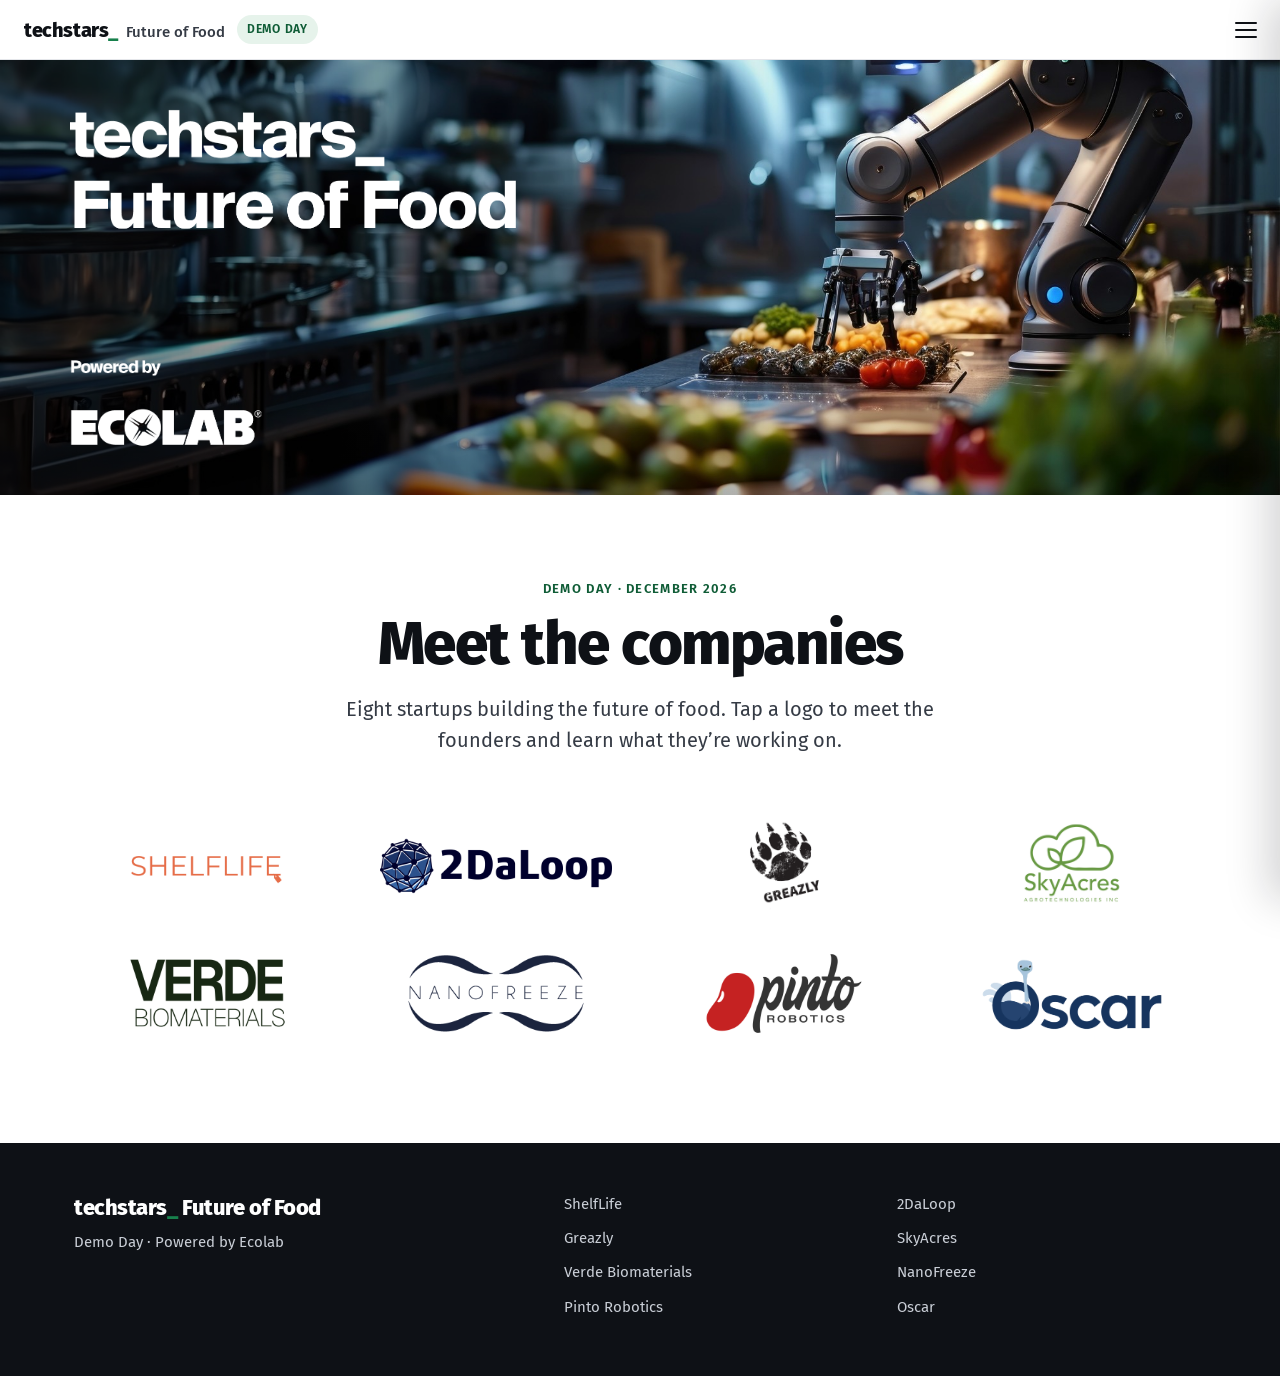
<file: index.html>
<!doctype html>
<html lang="en">
<head>
<meta charset="utf-8">
<meta name="viewport" content="width=device-width, initial-scale=1">
<title>Techstars Future of Food Demo Day</title>
<meta name="description" content="Eight startups building the future of food. Tap a logo to meet the founders and learn what they’re working on.">
<meta name="theme-color" content="#ffffff">
<link rel="preconnect" href="https://fonts.googleapis.com">
<link rel="preconnect" href="https://fonts.gstatic.com" crossorigin>
<link href="https://fonts.googleapis.com/css2?family=Fira+Sans:wght@400;500;600;700;800&display=swap" rel="stylesheet">
<link rel="stylesheet" href="styles.css">
</head>
<body class="home">
<header class="topbar">
  <a class="wordmark" href="index.html">
    <span class="wm-main">techstars<span class="wm-us">_</span></span>
    <span class="wm-sub">Future of Food</span>
  </a>
  <span class="pill">Demo Day</span>
  <button class="menu-btn" aria-label="Open menu" aria-expanded="false" aria-controls="menu"><span></span><span></span><span></span></button>
</header>
<div class="menu-scrim"></div>
<nav class="menu" id="menu" aria-label="Site">
  <div class="menu-head">
    <span class="menu-title">Demo Day</span>
    <button class="close" aria-label="Close menu">&times;</button>
  </div>
  <ul class="menu-home"><li><a href="index.html" aria-current="page">All companies</a></li></ul>
  <p class="menu-label">Companies</p>
  <ul class="menu-list">
      <li><a href="companies/shelflife.html"><img src="assets/logos/shelflife.png" alt="">ShelfLife</a></li>
      <li><a href="companies/2daloop.html"><img src="assets/logos/2daloop.png" alt="">2DaLoop</a></li>
      <li><a href="companies/greazly.html"><img src="assets/logos/greazly.png" alt="">Greazly</a></li>
      <li><a href="companies/skyacres.html"><img src="assets/logos/skyacres.png" alt="">SkyAcres</a></li>
      <li><a href="companies/verde.html"><img src="assets/logos/verde.png" alt="">Verde Biomaterials</a></li>
      <li><a href="companies/nanofreeze.html"><img src="assets/logos/nanofreeze.png" alt="">NanoFreeze</a></li>
      <li><a href="companies/pinto.html"><img src="assets/logos/pinto.png" alt="">Pinto Robotics</a></li>
      <li><a href="companies/oscar.html"><img src="assets/logos/oscar.png" alt="">Oscar</a></li>
  </ul>
</nav>
<main>
  <figure class="hero hero-layered">
    <img class="hero-photo" src="assets/hero-photo.jpg" alt="">
    <img class="hero-lockup" src="assets/hero-lockup.png" alt="Techstars Future of Food, powered by Ecolab">
  </figure>

  <section class="intro wrap">
    <p class="eyebrow">Demo Day · December 2026</p>
    <h1>Meet the companies</h1>
    <p class="lede">Eight startups building the future of food. Tap a logo to meet the founders and learn what they’re working on.</p>
  </section>

  <section class="wrap" aria-label="Companies">
    <ul class="logo-grid">
    <li class="logo-box logo-shelflife" style="--i:0">
      <a href="companies/shelflife.html" style="--brand-soft:#FCEEE8">
        <img src="assets/logos/home/shelflife.png" alt="ShelfLife">
      </a>
    </li>
    <li class="logo-box logo-2daloop" style="--i:1">
      <a href="companies/2daloop.html" style="--brand-soft:#E9EDF8">
        <img src="assets/logos/home/2daloop.png" alt="2DaLoop">
      </a>
    </li>
    <li class="logo-box logo-greazly" style="--i:2">
      <a href="companies/greazly.html" style="--brand-soft:#F0EFEC">
        <img src="assets/logos/home/greazly.png" alt="Greazly">
      </a>
    </li>
    <li class="logo-box logo-skyacres" style="--i:3">
      <a href="companies/skyacres.html" style="--brand-soft:#EEF5E8">
        <img src="assets/logos/home/skyacres.png" alt="SkyAcres">
      </a>
    </li>
    <li class="logo-box logo-verde" style="--i:4">
      <a href="companies/verde.html" style="--brand-soft:#E7F0E8">
        <img src="assets/logos/home/verde.png" alt="Verde Biomaterials">
      </a>
    </li>
    <li class="logo-box logo-nanofreeze" style="--i:5">
      <a href="companies/nanofreeze.html" style="--brand-soft:#E8EDF4">
        <img src="assets/logos/home/nanofreeze.png" alt="NanoFreeze">
      </a>
    </li>
    <li class="logo-box logo-pinto" style="--i:6">
      <a href="companies/pinto.html" style="--brand-soft:#FBEAEA">
        <img src="assets/logos/home/pinto.png" alt="Pinto Robotics">
      </a>
    </li>
    <li class="logo-box logo-oscar" style="--i:7">
      <a href="companies/oscar.html" style="--brand-soft:#E6EFF8">
        <img src="assets/logos/home/oscar.webp" alt="Oscar">
      </a>
    </li>
    </ul>
  </section>
</main>
<footer class="site-footer">
  <div class="wrap footer-grid">
    <div>
      <p class="f-brand">techstars<span class="wm-us">_</span> Future of Food</p>
      <p class="f-sub">Demo Day · Powered by Ecolab</p>
    </div>
    <nav aria-label="Companies">
      <ul class="f-links">
        <li><a href="companies/shelflife.html">ShelfLife</a></li>
        <li><a href="companies/2daloop.html">2DaLoop</a></li>
        <li><a href="companies/greazly.html">Greazly</a></li>
        <li><a href="companies/skyacres.html">SkyAcres</a></li>
        <li><a href="companies/verde.html">Verde Biomaterials</a></li>
        <li><a href="companies/nanofreeze.html">NanoFreeze</a></li>
        <li><a href="companies/pinto.html">Pinto Robotics</a></li>
        <li><a href="companies/oscar.html">Oscar</a></li>
      </ul>
    </nav>
  </div>
</footer>
<script src="menu.js"></script>
</body>
</html>
</file>
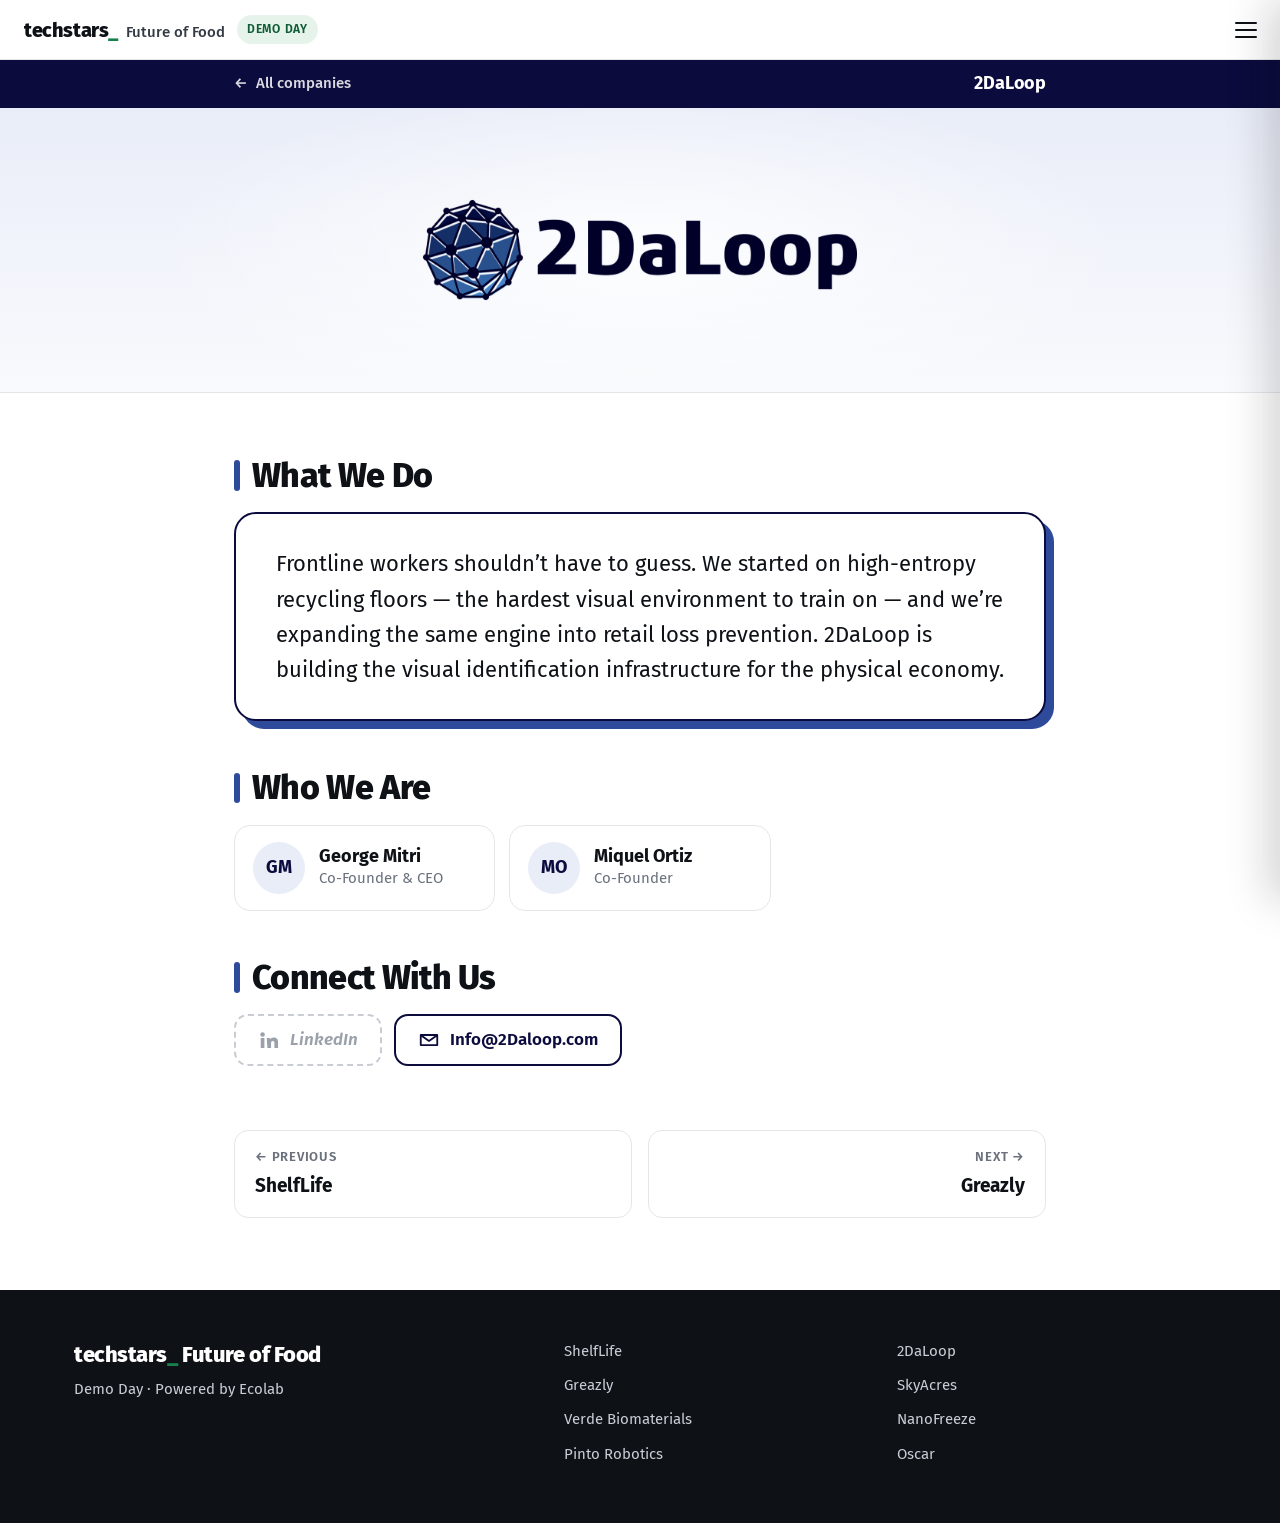
<file: companies/2daloop.html>
<!doctype html>
<html lang="en">
<head>
<meta charset="utf-8">
<meta name="viewport" content="width=device-width, initial-scale=1">
<title>2DaLoop · Techstars Future of Food</title>
<meta name="description" content="2DaLoop at Techstars Future of Food Demo Day.">
<meta name="theme-color" content="#ffffff">
<link rel="preconnect" href="https://fonts.googleapis.com">
<link rel="preconnect" href="https://fonts.gstatic.com" crossorigin>
<link href="https://fonts.googleapis.com/css2?family=Fira+Sans:wght@400;500;600;700;800&display=swap" rel="stylesheet">
<link rel="stylesheet" href="../styles.css">
</head>
<body class="company-page" style="--brand:#2E4A9A;--brand-ink:#0B0B3D;--brand-soft:#E9EDF8">
<header class="topbar">
  <a class="wordmark" href="../index.html">
    <span class="wm-main">techstars<span class="wm-us">_</span></span>
    <span class="wm-sub">Future of Food</span>
  </a>
  <span class="pill">Demo Day</span>
  <button class="menu-btn" aria-label="Open menu" aria-expanded="false" aria-controls="menu"><span></span><span></span><span></span></button>
</header>
<div class="menu-scrim"></div>
<nav class="menu" id="menu" aria-label="Site">
  <div class="menu-head">
    <span class="menu-title">Demo Day</span>
    <button class="close" aria-label="Close menu">&times;</button>
  </div>
  <ul class="menu-home"><li><a href="../index.html">All companies</a></li></ul>
  <p class="menu-label">Companies</p>
  <ul class="menu-list">
      <li><a href="../companies/shelflife.html"><img src="../assets/logos/shelflife.png" alt="">ShelfLife</a></li>
      <li><a href="../companies/2daloop.html" aria-current="page"><img src="../assets/logos/2daloop.png" alt="">2DaLoop</a></li>
      <li><a href="../companies/greazly.html"><img src="../assets/logos/greazly.png" alt="">Greazly</a></li>
      <li><a href="../companies/skyacres.html"><img src="../assets/logos/skyacres.png" alt="">SkyAcres</a></li>
      <li><a href="../companies/verde.html"><img src="../assets/logos/verde.png" alt="">Verde Biomaterials</a></li>
      <li><a href="../companies/nanofreeze.html"><img src="../assets/logos/nanofreeze.png" alt="">NanoFreeze</a></li>
      <li><a href="../companies/pinto.html"><img src="../assets/logos/pinto.png" alt="">Pinto Robotics</a></li>
      <li><a href="../companies/oscar.html"><img src="../assets/logos/oscar.png" alt="">Oscar</a></li>
  </ul>
</nav>
<div class="company-bar">
  <div class="wrap narrow bar-inner">
    <a class="bar-back" href="../index.html"><span aria-hidden="true">←</span> All companies</a>
    <h1 class="bar-name">2DaLoop</h1>
  </div>
</div>
<main>
  <section class="company-hero">
    <div class="wrap narrow">
      <div class="brand-logo" role="img" aria-label="2DaLoop logo">
        <img src="../assets/logos/2daloop.png" alt="">
      </div>
    </div>
  </section>

  <div class="wrap narrow company-body">
    <section class="block what">
      <h2>What We Do</h2>
      <div class="what-card">
        <p>Frontline workers shouldn’t have to guess. We started on high-entropy recycling floors — the hardest visual environment to train on — and we’re expanding the same engine into retail loss prevention. 2DaLoop is building the visual identification infrastructure for the physical economy.</p>
      </div>
    </section>

    <section class="block who">
      <h2>Who We Are</h2>
      <ul class="team">
      <li class="person">
        <span class="avatar" aria-hidden="true">GM</span>
        <span><span class="p-name">George Mitri</span><span class="p-role">Co-Founder &amp; CEO</span></span>
      </li>
      <li class="person">
        <span class="avatar" aria-hidden="true">MO</span>
        <span><span class="p-name">Miquel Ortiz</span><span class="p-role">Co-Founder</span></span>
      </li>
      </ul>
    </section>

    <section class="block connect">
      <h2>Connect With Us</h2>
      <div class="btn-row">
        <span class="btn btn-li is-placeholder" title="LinkedIn link coming soon"><svg viewBox="0 0 24 24" aria-hidden="true"><path fill="currentColor" d="M4.98 3.5a2.5 2.5 0 1 1 0 5 2.5 2.5 0 0 1 0-5zM3 9.75h4v11H3zM9.5 9.75h3.8v1.6h.06c.53-.95 1.83-1.95 3.77-1.95 4.03 0 4.77 2.5 4.77 5.75v5.6h-4v-4.96c0-1.18-.02-2.7-1.7-2.7-1.7 0-1.96 1.28-1.96 2.6v5.06h-4z"/></svg>LinkedIn</span>
        <a class="btn btn-mail" href="mailto:Info@2Daloop.com"><svg viewBox="0 0 24 24" aria-hidden="true"><path fill="none" stroke="currentColor" stroke-width="2" stroke-linecap="round" stroke-linejoin="round" d="M3 6.5h18v11H3zM3.5 7l8.5 6 8.5-6"/></svg>Info@2Daloop.com</a>
      </div>
    </section>

    <nav class="pager" aria-label="More companies">
      <a class="pager-card prev" href="shelflife.html"><span class="pager-label">← Previous</span><span class="pager-name">ShelfLife</span></a>
      <a class="pager-card next" href="greazly.html"><span class="pager-label">Next →</span><span class="pager-name">Greazly</span></a>
    </nav>
  </div>
</main>
<footer class="site-footer">
  <div class="wrap footer-grid">
    <div>
      <p class="f-brand">techstars<span class="wm-us">_</span> Future of Food</p>
      <p class="f-sub">Demo Day · Powered by Ecolab</p>
    </div>
    <nav aria-label="Companies">
      <ul class="f-links">
        <li><a href="../companies/shelflife.html">ShelfLife</a></li>
        <li><a href="../companies/2daloop.html">2DaLoop</a></li>
        <li><a href="../companies/greazly.html">Greazly</a></li>
        <li><a href="../companies/skyacres.html">SkyAcres</a></li>
        <li><a href="../companies/verde.html">Verde Biomaterials</a></li>
        <li><a href="../companies/nanofreeze.html">NanoFreeze</a></li>
        <li><a href="../companies/pinto.html">Pinto Robotics</a></li>
        <li><a href="../companies/oscar.html">Oscar</a></li>
      </ul>
    </nav>
  </div>
</footer>
<script src="../menu.js"></script>
</body>
</html>
</file>
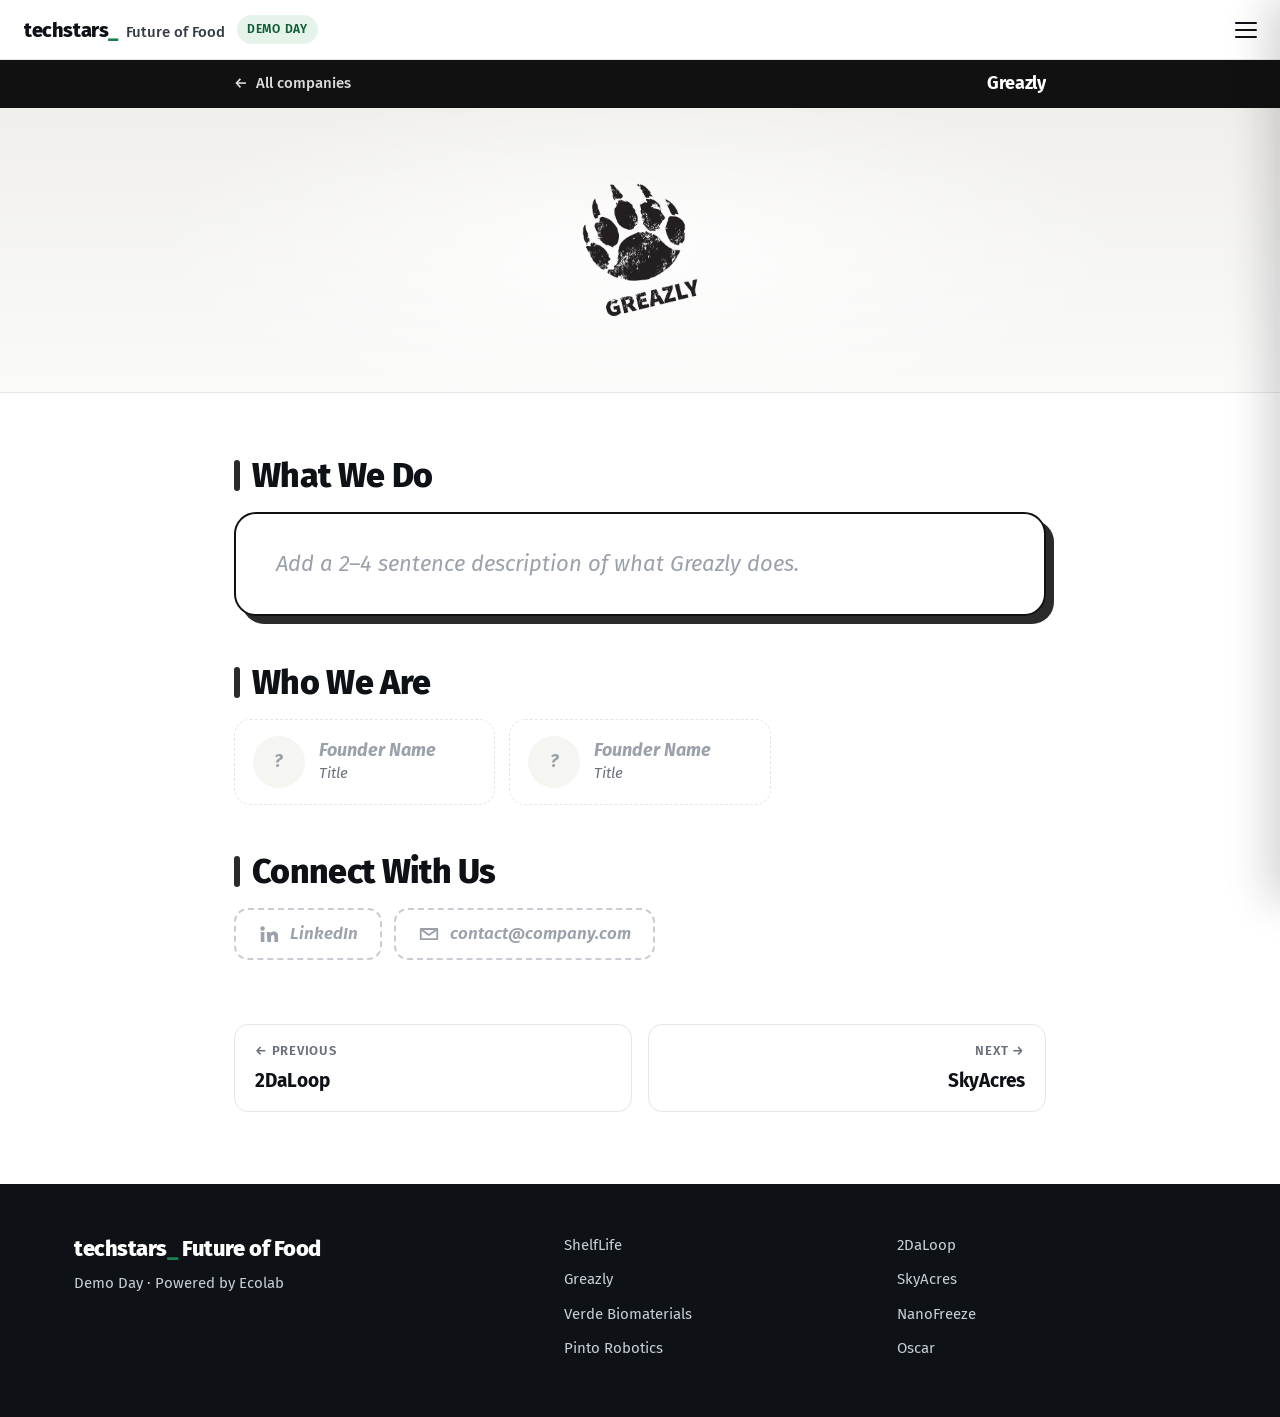
<file: companies/greazly.html>
<!doctype html>
<html lang="en">
<head>
<meta charset="utf-8">
<meta name="viewport" content="width=device-width, initial-scale=1">
<title>Greazly · Techstars Future of Food</title>
<meta name="description" content="Greazly at Techstars Future of Food Demo Day.">
<meta name="theme-color" content="#ffffff">
<link rel="preconnect" href="https://fonts.googleapis.com">
<link rel="preconnect" href="https://fonts.gstatic.com" crossorigin>
<link href="https://fonts.googleapis.com/css2?family=Fira+Sans:wght@400;500;600;700;800&display=swap" rel="stylesheet">
<link rel="stylesheet" href="../styles.css">
</head>
<body class="company-page" style="--brand:#2B2B2B;--brand-ink:#111111;--brand-soft:#F0EFEC">
<header class="topbar">
  <a class="wordmark" href="../index.html">
    <span class="wm-main">techstars<span class="wm-us">_</span></span>
    <span class="wm-sub">Future of Food</span>
  </a>
  <span class="pill">Demo Day</span>
  <button class="menu-btn" aria-label="Open menu" aria-expanded="false" aria-controls="menu"><span></span><span></span><span></span></button>
</header>
<div class="menu-scrim"></div>
<nav class="menu" id="menu" aria-label="Site">
  <div class="menu-head">
    <span class="menu-title">Demo Day</span>
    <button class="close" aria-label="Close menu">&times;</button>
  </div>
  <ul class="menu-home"><li><a href="../index.html">All companies</a></li></ul>
  <p class="menu-label">Companies</p>
  <ul class="menu-list">
      <li><a href="../companies/shelflife.html"><img src="../assets/logos/shelflife.png" alt="">ShelfLife</a></li>
      <li><a href="../companies/2daloop.html"><img src="../assets/logos/2daloop.png" alt="">2DaLoop</a></li>
      <li><a href="../companies/greazly.html" aria-current="page"><img src="../assets/logos/greazly.png" alt="">Greazly</a></li>
      <li><a href="../companies/skyacres.html"><img src="../assets/logos/skyacres.png" alt="">SkyAcres</a></li>
      <li><a href="../companies/verde.html"><img src="../assets/logos/verde.png" alt="">Verde Biomaterials</a></li>
      <li><a href="../companies/nanofreeze.html"><img src="../assets/logos/nanofreeze.png" alt="">NanoFreeze</a></li>
      <li><a href="../companies/pinto.html"><img src="../assets/logos/pinto.png" alt="">Pinto Robotics</a></li>
      <li><a href="../companies/oscar.html"><img src="../assets/logos/oscar.png" alt="">Oscar</a></li>
  </ul>
</nav>
<div class="company-bar">
  <div class="wrap narrow bar-inner">
    <a class="bar-back" href="../index.html"><span aria-hidden="true">←</span> All companies</a>
    <h1 class="bar-name">Greazly</h1>
  </div>
</div>
<main>
  <section class="company-hero">
    <div class="wrap narrow">
      <div class="brand-logo" role="img" aria-label="Greazly logo">
        <img src="../assets/logos/greazly.png" alt="">
      </div>
    </div>
  </section>

  <div class="wrap narrow company-body">
    <section class="block what">
      <h2>What We Do</h2>
      <div class="what-card">
        <p class="placeholder">Add a 2–4 sentence description of what Greazly does.</p>
      </div>
    </section>

    <section class="block who">
      <h2>Who We Are</h2>
      <ul class="team">
      <li class="person is-placeholder">
        <span class="avatar" aria-hidden="true">?</span>
        <span><span class="p-name">Founder Name</span><span class="p-role">Title</span></span>
      </li>
      <li class="person is-placeholder">
        <span class="avatar" aria-hidden="true">?</span>
        <span><span class="p-name">Founder Name</span><span class="p-role">Title</span></span>
      </li>
      </ul>
    </section>

    <section class="block connect">
      <h2>Connect With Us</h2>
      <div class="btn-row">
        <span class="btn btn-li is-placeholder" title="LinkedIn link coming soon"><svg viewBox="0 0 24 24" aria-hidden="true"><path fill="currentColor" d="M4.98 3.5a2.5 2.5 0 1 1 0 5 2.5 2.5 0 0 1 0-5zM3 9.75h4v11H3zM9.5 9.75h3.8v1.6h.06c.53-.95 1.83-1.95 3.77-1.95 4.03 0 4.77 2.5 4.77 5.75v5.6h-4v-4.96c0-1.18-.02-2.7-1.7-2.7-1.7 0-1.96 1.28-1.96 2.6v5.06h-4z"/></svg>LinkedIn</span>
        <span class="btn btn-mail is-placeholder"><svg viewBox="0 0 24 24" aria-hidden="true"><path fill="none" stroke="currentColor" stroke-width="2" stroke-linecap="round" stroke-linejoin="round" d="M3 6.5h18v11H3zM3.5 7l8.5 6 8.5-6"/></svg>contact@company.com</span>
      </div>
    </section>

    <nav class="pager" aria-label="More companies">
      <a class="pager-card prev" href="2daloop.html"><span class="pager-label">← Previous</span><span class="pager-name">2DaLoop</span></a>
      <a class="pager-card next" href="skyacres.html"><span class="pager-label">Next →</span><span class="pager-name">SkyAcres</span></a>
    </nav>
  </div>
</main>
<footer class="site-footer">
  <div class="wrap footer-grid">
    <div>
      <p class="f-brand">techstars<span class="wm-us">_</span> Future of Food</p>
      <p class="f-sub">Demo Day · Powered by Ecolab</p>
    </div>
    <nav aria-label="Companies">
      <ul class="f-links">
        <li><a href="../companies/shelflife.html">ShelfLife</a></li>
        <li><a href="../companies/2daloop.html">2DaLoop</a></li>
        <li><a href="../companies/greazly.html">Greazly</a></li>
        <li><a href="../companies/skyacres.html">SkyAcres</a></li>
        <li><a href="../companies/verde.html">Verde Biomaterials</a></li>
        <li><a href="../companies/nanofreeze.html">NanoFreeze</a></li>
        <li><a href="../companies/pinto.html">Pinto Robotics</a></li>
        <li><a href="../companies/oscar.html">Oscar</a></li>
      </ul>
    </nav>
  </div>
</footer>
<script src="../menu.js"></script>
</body>
</html>
</file>
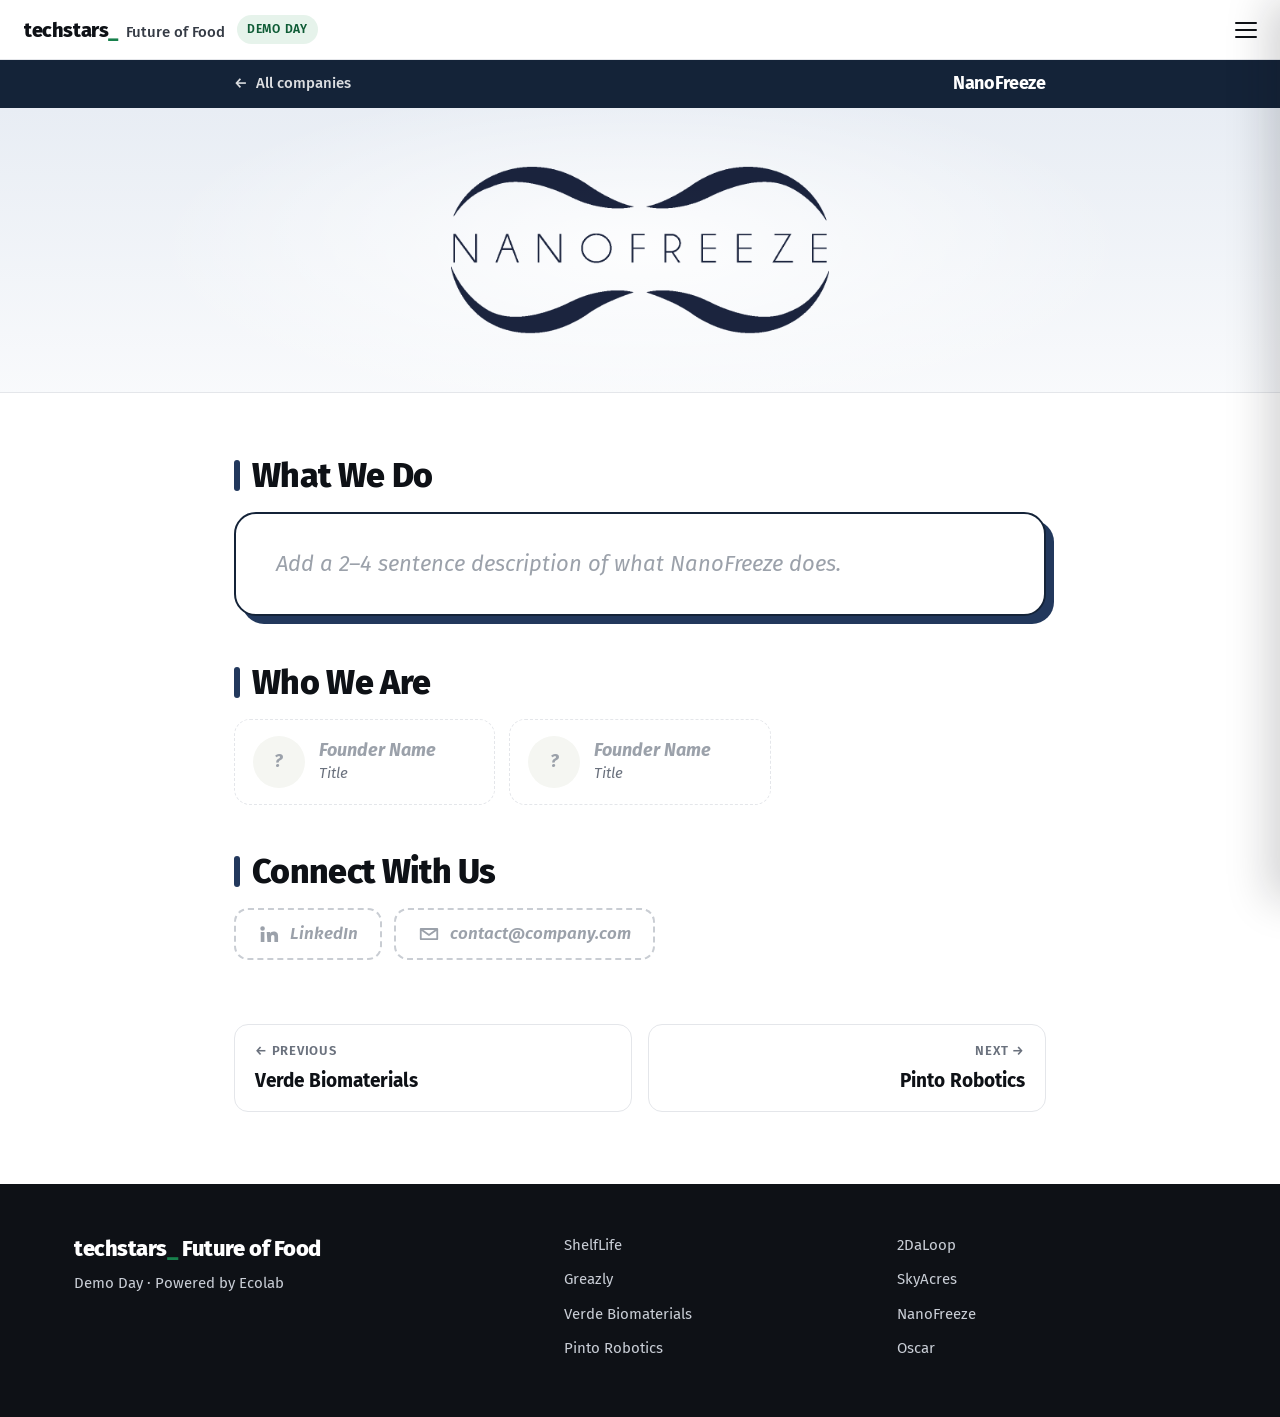
<file: companies/nanofreeze.html>
<!doctype html>
<html lang="en">
<head>
<meta charset="utf-8">
<meta name="viewport" content="width=device-width, initial-scale=1">
<title>NanoFreeze · Techstars Future of Food</title>
<meta name="description" content="NanoFreeze at Techstars Future of Food Demo Day.">
<meta name="theme-color" content="#ffffff">
<link rel="preconnect" href="https://fonts.googleapis.com">
<link rel="preconnect" href="https://fonts.gstatic.com" crossorigin>
<link href="https://fonts.googleapis.com/css2?family=Fira+Sans:wght@400;500;600;700;800&display=swap" rel="stylesheet">
<link rel="stylesheet" href="../styles.css">
</head>
<body class="company-page" style="--brand:#22385C;--brand-ink:#142338;--brand-soft:#E8EDF4">
<header class="topbar">
  <a class="wordmark" href="../index.html">
    <span class="wm-main">techstars<span class="wm-us">_</span></span>
    <span class="wm-sub">Future of Food</span>
  </a>
  <span class="pill">Demo Day</span>
  <button class="menu-btn" aria-label="Open menu" aria-expanded="false" aria-controls="menu"><span></span><span></span><span></span></button>
</header>
<div class="menu-scrim"></div>
<nav class="menu" id="menu" aria-label="Site">
  <div class="menu-head">
    <span class="menu-title">Demo Day</span>
    <button class="close" aria-label="Close menu">&times;</button>
  </div>
  <ul class="menu-home"><li><a href="../index.html">All companies</a></li></ul>
  <p class="menu-label">Companies</p>
  <ul class="menu-list">
      <li><a href="../companies/shelflife.html"><img src="../assets/logos/shelflife.png" alt="">ShelfLife</a></li>
      <li><a href="../companies/2daloop.html"><img src="../assets/logos/2daloop.png" alt="">2DaLoop</a></li>
      <li><a href="../companies/greazly.html"><img src="../assets/logos/greazly.png" alt="">Greazly</a></li>
      <li><a href="../companies/skyacres.html"><img src="../assets/logos/skyacres.png" alt="">SkyAcres</a></li>
      <li><a href="../companies/verde.html"><img src="../assets/logos/verde.png" alt="">Verde Biomaterials</a></li>
      <li><a href="../companies/nanofreeze.html" aria-current="page"><img src="../assets/logos/nanofreeze.png" alt="">NanoFreeze</a></li>
      <li><a href="../companies/pinto.html"><img src="../assets/logos/pinto.png" alt="">Pinto Robotics</a></li>
      <li><a href="../companies/oscar.html"><img src="../assets/logos/oscar.png" alt="">Oscar</a></li>
  </ul>
</nav>
<div class="company-bar">
  <div class="wrap narrow bar-inner">
    <a class="bar-back" href="../index.html"><span aria-hidden="true">←</span> All companies</a>
    <h1 class="bar-name">NanoFreeze</h1>
  </div>
</div>
<main>
  <section class="company-hero">
    <div class="wrap narrow">
      <div class="brand-logo" role="img" aria-label="NanoFreeze logo">
        <img class="scaled" src="../assets/logos/home/nanofreeze.png" alt="" style="--k:3">
      </div>
    </div>
  </section>

  <div class="wrap narrow company-body">
    <section class="block what">
      <h2>What We Do</h2>
      <div class="what-card">
        <p class="placeholder">Add a 2–4 sentence description of what NanoFreeze does.</p>
      </div>
    </section>

    <section class="block who">
      <h2>Who We Are</h2>
      <ul class="team">
      <li class="person is-placeholder">
        <span class="avatar" aria-hidden="true">?</span>
        <span><span class="p-name">Founder Name</span><span class="p-role">Title</span></span>
      </li>
      <li class="person is-placeholder">
        <span class="avatar" aria-hidden="true">?</span>
        <span><span class="p-name">Founder Name</span><span class="p-role">Title</span></span>
      </li>
      </ul>
    </section>

    <section class="block connect">
      <h2>Connect With Us</h2>
      <div class="btn-row">
        <span class="btn btn-li is-placeholder" title="LinkedIn link coming soon"><svg viewBox="0 0 24 24" aria-hidden="true"><path fill="currentColor" d="M4.98 3.5a2.5 2.5 0 1 1 0 5 2.5 2.5 0 0 1 0-5zM3 9.75h4v11H3zM9.5 9.75h3.8v1.6h.06c.53-.95 1.83-1.95 3.77-1.95 4.03 0 4.77 2.5 4.77 5.75v5.6h-4v-4.96c0-1.18-.02-2.7-1.7-2.7-1.7 0-1.96 1.28-1.96 2.6v5.06h-4z"/></svg>LinkedIn</span>
        <span class="btn btn-mail is-placeholder"><svg viewBox="0 0 24 24" aria-hidden="true"><path fill="none" stroke="currentColor" stroke-width="2" stroke-linecap="round" stroke-linejoin="round" d="M3 6.5h18v11H3zM3.5 7l8.5 6 8.5-6"/></svg>contact@company.com</span>
      </div>
    </section>

    <nav class="pager" aria-label="More companies">
      <a class="pager-card prev" href="verde.html"><span class="pager-label">← Previous</span><span class="pager-name">Verde Biomaterials</span></a>
      <a class="pager-card next" href="pinto.html"><span class="pager-label">Next →</span><span class="pager-name">Pinto Robotics</span></a>
    </nav>
  </div>
</main>
<footer class="site-footer">
  <div class="wrap footer-grid">
    <div>
      <p class="f-brand">techstars<span class="wm-us">_</span> Future of Food</p>
      <p class="f-sub">Demo Day · Powered by Ecolab</p>
    </div>
    <nav aria-label="Companies">
      <ul class="f-links">
        <li><a href="../companies/shelflife.html">ShelfLife</a></li>
        <li><a href="../companies/2daloop.html">2DaLoop</a></li>
        <li><a href="../companies/greazly.html">Greazly</a></li>
        <li><a href="../companies/skyacres.html">SkyAcres</a></li>
        <li><a href="../companies/verde.html">Verde Biomaterials</a></li>
        <li><a href="../companies/nanofreeze.html">NanoFreeze</a></li>
        <li><a href="../companies/pinto.html">Pinto Robotics</a></li>
        <li><a href="../companies/oscar.html">Oscar</a></li>
      </ul>
    </nav>
  </div>
</footer>
<script src="../menu.js"></script>
</body>
</html>
</file>
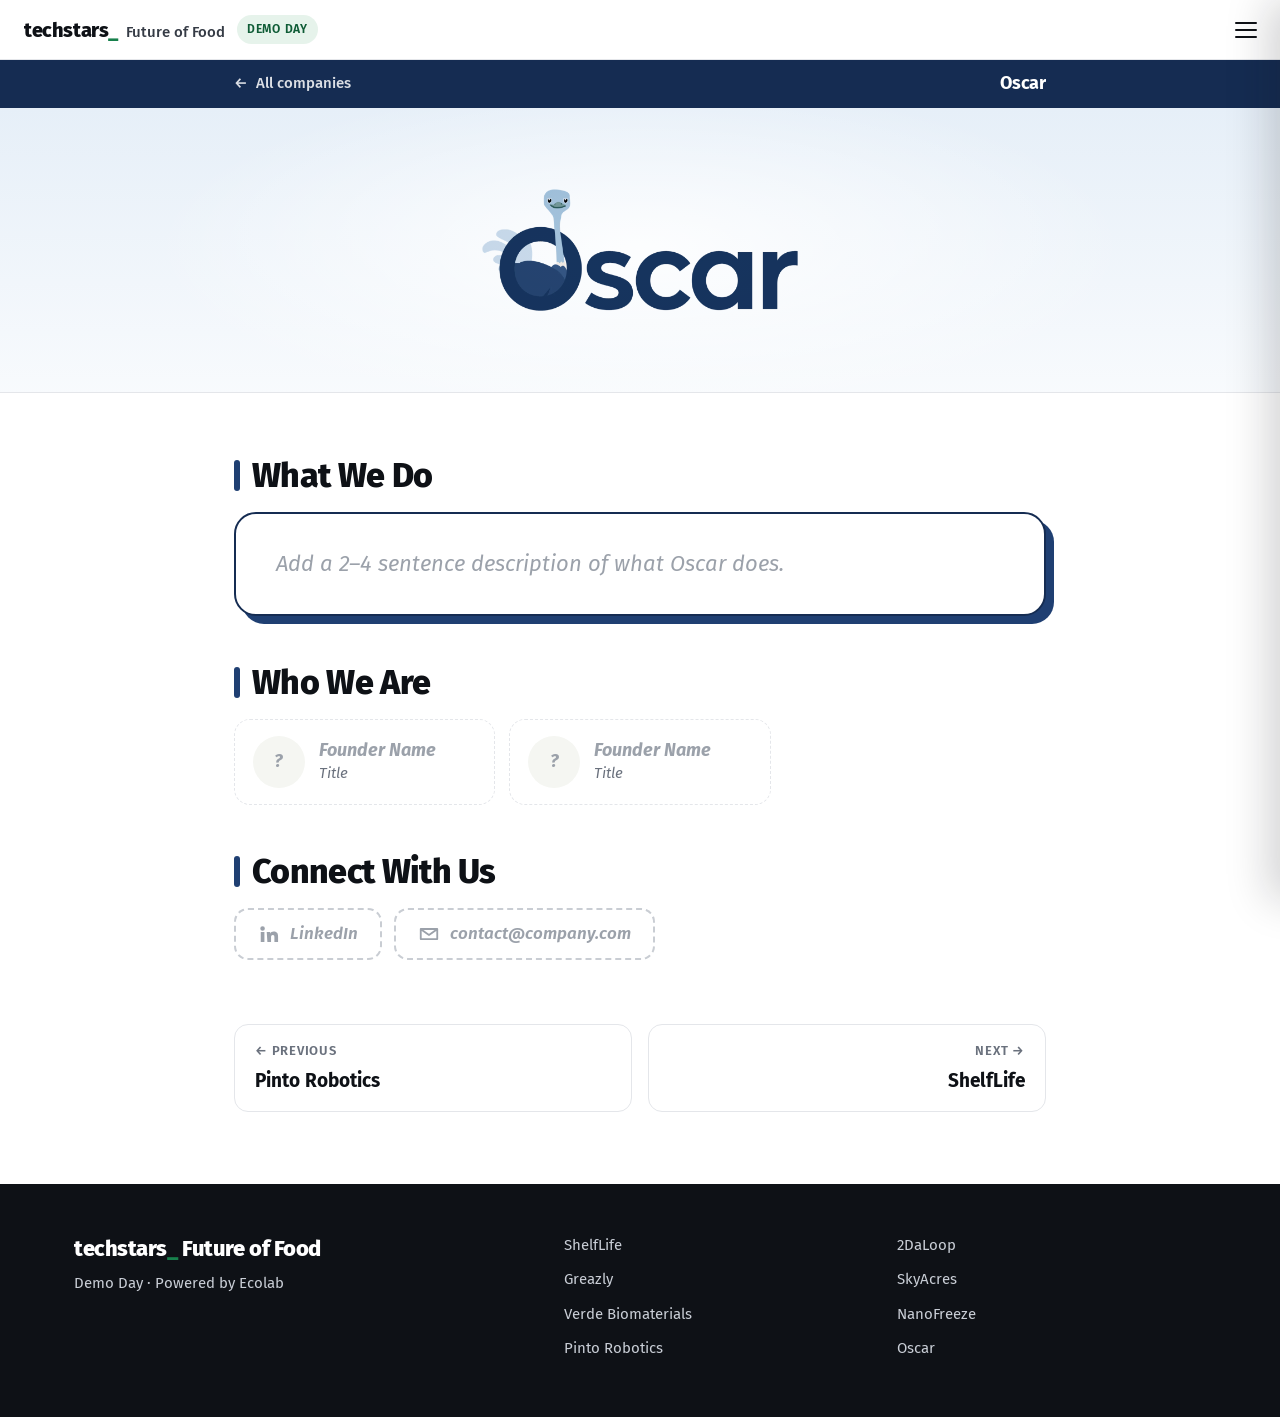
<file: companies/oscar.html>
<!doctype html>
<html lang="en">
<head>
<meta charset="utf-8">
<meta name="viewport" content="width=device-width, initial-scale=1">
<title>Oscar · Techstars Future of Food</title>
<meta name="description" content="Oscar at Techstars Future of Food Demo Day.">
<meta name="theme-color" content="#ffffff">
<link rel="preconnect" href="https://fonts.googleapis.com">
<link rel="preconnect" href="https://fonts.gstatic.com" crossorigin>
<link href="https://fonts.googleapis.com/css2?family=Fira+Sans:wght@400;500;600;700;800&display=swap" rel="stylesheet">
<link rel="stylesheet" href="../styles.css">
</head>
<body class="company-page" style="--brand:#1F3F72;--brand-ink:#152C52;--brand-soft:#E6EFF8">
<header class="topbar">
  <a class="wordmark" href="../index.html">
    <span class="wm-main">techstars<span class="wm-us">_</span></span>
    <span class="wm-sub">Future of Food</span>
  </a>
  <span class="pill">Demo Day</span>
  <button class="menu-btn" aria-label="Open menu" aria-expanded="false" aria-controls="menu"><span></span><span></span><span></span></button>
</header>
<div class="menu-scrim"></div>
<nav class="menu" id="menu" aria-label="Site">
  <div class="menu-head">
    <span class="menu-title">Demo Day</span>
    <button class="close" aria-label="Close menu">&times;</button>
  </div>
  <ul class="menu-home"><li><a href="../index.html">All companies</a></li></ul>
  <p class="menu-label">Companies</p>
  <ul class="menu-list">
      <li><a href="../companies/shelflife.html"><img src="../assets/logos/shelflife.png" alt="">ShelfLife</a></li>
      <li><a href="../companies/2daloop.html"><img src="../assets/logos/2daloop.png" alt="">2DaLoop</a></li>
      <li><a href="../companies/greazly.html"><img src="../assets/logos/greazly.png" alt="">Greazly</a></li>
      <li><a href="../companies/skyacres.html"><img src="../assets/logos/skyacres.png" alt="">SkyAcres</a></li>
      <li><a href="../companies/verde.html"><img src="../assets/logos/verde.png" alt="">Verde Biomaterials</a></li>
      <li><a href="../companies/nanofreeze.html"><img src="../assets/logos/nanofreeze.png" alt="">NanoFreeze</a></li>
      <li><a href="../companies/pinto.html"><img src="../assets/logos/pinto.png" alt="">Pinto Robotics</a></li>
      <li><a href="../companies/oscar.html" aria-current="page"><img src="../assets/logos/oscar.png" alt="">Oscar</a></li>
  </ul>
</nav>
<div class="company-bar">
  <div class="wrap narrow bar-inner">
    <a class="bar-back" href="../index.html"><span aria-hidden="true">←</span> All companies</a>
    <h1 class="bar-name">Oscar</h1>
  </div>
</div>
<main>
  <section class="company-hero">
    <div class="wrap narrow">
      <div class="brand-logo" role="img" aria-label="Oscar logo">
        <img src="../assets/logos/oscar.png" alt="">
      </div>
    </div>
  </section>

  <div class="wrap narrow company-body">
    <section class="block what">
      <h2>What We Do</h2>
      <div class="what-card">
        <p class="placeholder">Add a 2–4 sentence description of what Oscar does.</p>
      </div>
    </section>

    <section class="block who">
      <h2>Who We Are</h2>
      <ul class="team">
      <li class="person is-placeholder">
        <span class="avatar" aria-hidden="true">?</span>
        <span><span class="p-name">Founder Name</span><span class="p-role">Title</span></span>
      </li>
      <li class="person is-placeholder">
        <span class="avatar" aria-hidden="true">?</span>
        <span><span class="p-name">Founder Name</span><span class="p-role">Title</span></span>
      </li>
      </ul>
    </section>

    <section class="block connect">
      <h2>Connect With Us</h2>
      <div class="btn-row">
        <span class="btn btn-li is-placeholder" title="LinkedIn link coming soon"><svg viewBox="0 0 24 24" aria-hidden="true"><path fill="currentColor" d="M4.98 3.5a2.5 2.5 0 1 1 0 5 2.5 2.5 0 0 1 0-5zM3 9.75h4v11H3zM9.5 9.75h3.8v1.6h.06c.53-.95 1.83-1.95 3.77-1.95 4.03 0 4.77 2.5 4.77 5.75v5.6h-4v-4.96c0-1.18-.02-2.7-1.7-2.7-1.7 0-1.96 1.28-1.96 2.6v5.06h-4z"/></svg>LinkedIn</span>
        <span class="btn btn-mail is-placeholder"><svg viewBox="0 0 24 24" aria-hidden="true"><path fill="none" stroke="currentColor" stroke-width="2" stroke-linecap="round" stroke-linejoin="round" d="M3 6.5h18v11H3zM3.5 7l8.5 6 8.5-6"/></svg>contact@company.com</span>
      </div>
    </section>

    <nav class="pager" aria-label="More companies">
      <a class="pager-card prev" href="pinto.html"><span class="pager-label">← Previous</span><span class="pager-name">Pinto Robotics</span></a>
      <a class="pager-card next" href="shelflife.html"><span class="pager-label">Next →</span><span class="pager-name">ShelfLife</span></a>
    </nav>
  </div>
</main>
<footer class="site-footer">
  <div class="wrap footer-grid">
    <div>
      <p class="f-brand">techstars<span class="wm-us">_</span> Future of Food</p>
      <p class="f-sub">Demo Day · Powered by Ecolab</p>
    </div>
    <nav aria-label="Companies">
      <ul class="f-links">
        <li><a href="../companies/shelflife.html">ShelfLife</a></li>
        <li><a href="../companies/2daloop.html">2DaLoop</a></li>
        <li><a href="../companies/greazly.html">Greazly</a></li>
        <li><a href="../companies/skyacres.html">SkyAcres</a></li>
        <li><a href="../companies/verde.html">Verde Biomaterials</a></li>
        <li><a href="../companies/nanofreeze.html">NanoFreeze</a></li>
        <li><a href="../companies/pinto.html">Pinto Robotics</a></li>
        <li><a href="../companies/oscar.html">Oscar</a></li>
      </ul>
    </nav>
  </div>
</footer>
<script src="../menu.js"></script>
</body>
</html>
</file>
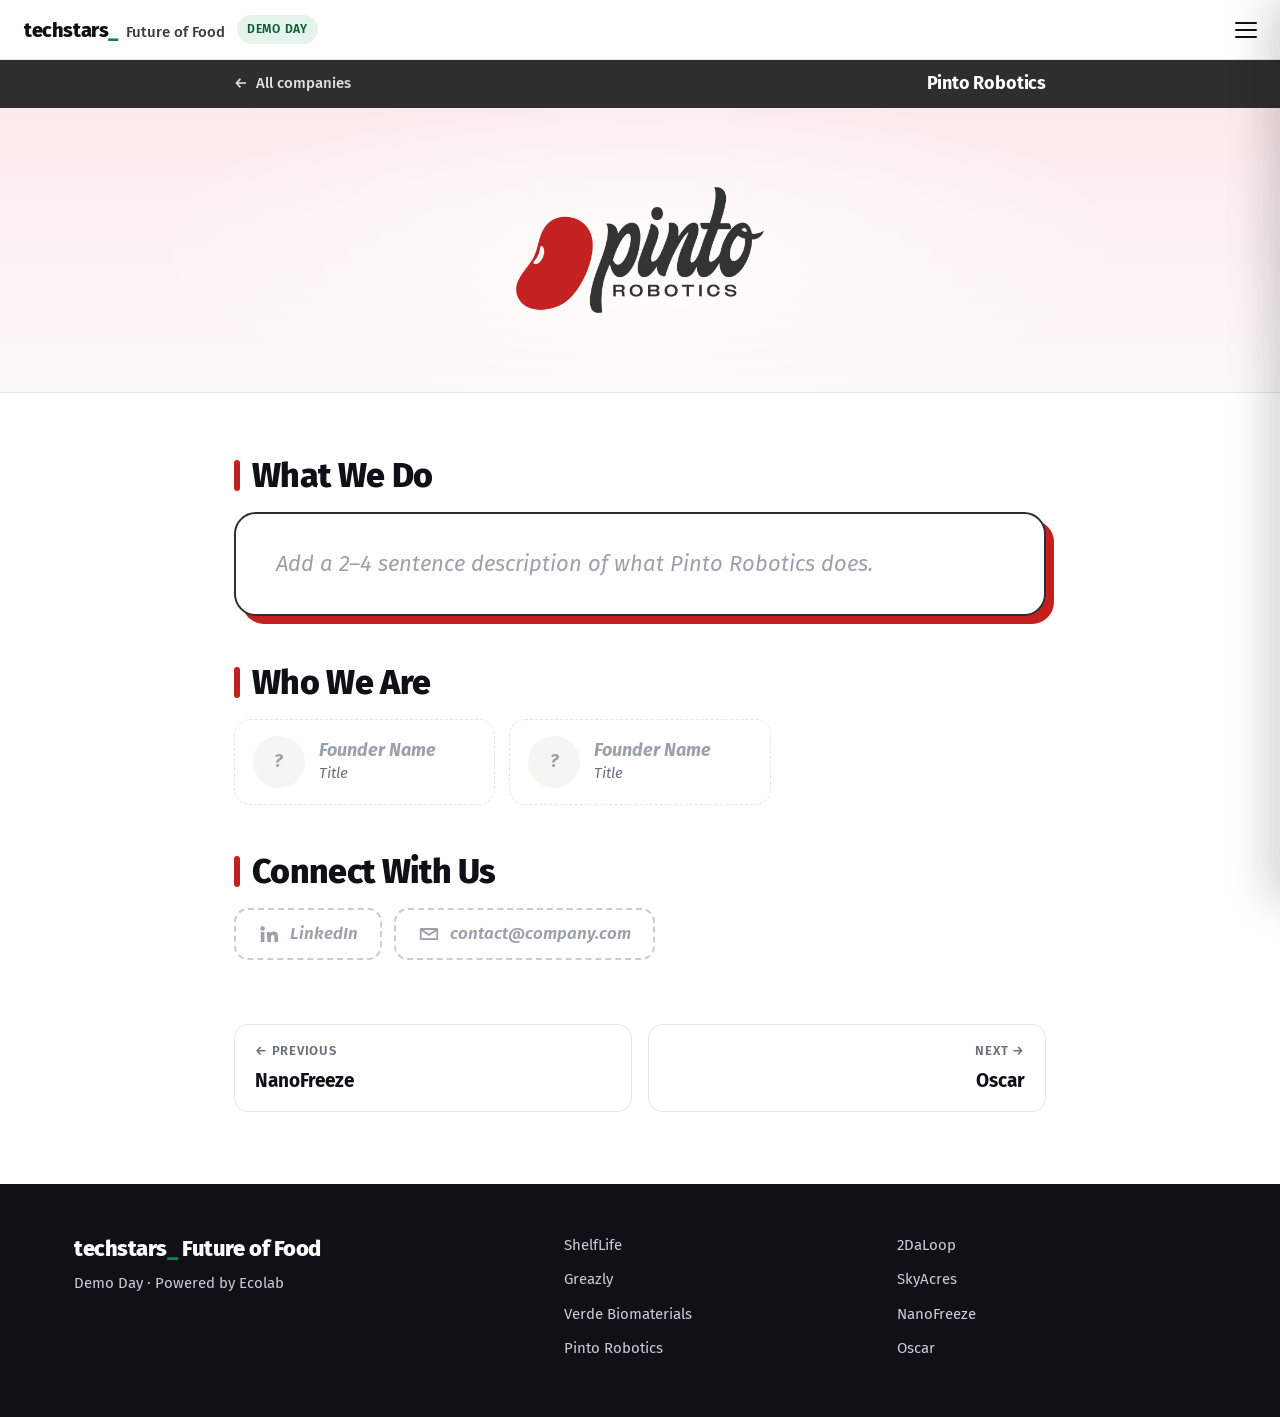
<file: companies/pinto.html>
<!doctype html>
<html lang="en">
<head>
<meta charset="utf-8">
<meta name="viewport" content="width=device-width, initial-scale=1">
<title>Pinto Robotics · Techstars Future of Food</title>
<meta name="description" content="Pinto Robotics at Techstars Future of Food Demo Day.">
<meta name="theme-color" content="#ffffff">
<link rel="preconnect" href="https://fonts.googleapis.com">
<link rel="preconnect" href="https://fonts.gstatic.com" crossorigin>
<link href="https://fonts.googleapis.com/css2?family=Fira+Sans:wght@400;500;600;700;800&display=swap" rel="stylesheet">
<link rel="stylesheet" href="../styles.css">
</head>
<body class="company-page" style="--brand:#C42020;--brand-ink:#2E2E2E;--brand-soft:#FBEAEA">
<header class="topbar">
  <a class="wordmark" href="../index.html">
    <span class="wm-main">techstars<span class="wm-us">_</span></span>
    <span class="wm-sub">Future of Food</span>
  </a>
  <span class="pill">Demo Day</span>
  <button class="menu-btn" aria-label="Open menu" aria-expanded="false" aria-controls="menu"><span></span><span></span><span></span></button>
</header>
<div class="menu-scrim"></div>
<nav class="menu" id="menu" aria-label="Site">
  <div class="menu-head">
    <span class="menu-title">Demo Day</span>
    <button class="close" aria-label="Close menu">&times;</button>
  </div>
  <ul class="menu-home"><li><a href="../index.html">All companies</a></li></ul>
  <p class="menu-label">Companies</p>
  <ul class="menu-list">
      <li><a href="../companies/shelflife.html"><img src="../assets/logos/shelflife.png" alt="">ShelfLife</a></li>
      <li><a href="../companies/2daloop.html"><img src="../assets/logos/2daloop.png" alt="">2DaLoop</a></li>
      <li><a href="../companies/greazly.html"><img src="../assets/logos/greazly.png" alt="">Greazly</a></li>
      <li><a href="../companies/skyacres.html"><img src="../assets/logos/skyacres.png" alt="">SkyAcres</a></li>
      <li><a href="../companies/verde.html"><img src="../assets/logos/verde.png" alt="">Verde Biomaterials</a></li>
      <li><a href="../companies/nanofreeze.html"><img src="../assets/logos/nanofreeze.png" alt="">NanoFreeze</a></li>
      <li><a href="../companies/pinto.html" aria-current="page"><img src="../assets/logos/pinto.png" alt="">Pinto Robotics</a></li>
      <li><a href="../companies/oscar.html"><img src="../assets/logos/oscar.png" alt="">Oscar</a></li>
  </ul>
</nav>
<div class="company-bar">
  <div class="wrap narrow bar-inner">
    <a class="bar-back" href="../index.html"><span aria-hidden="true">←</span> All companies</a>
    <h1 class="bar-name">Pinto Robotics</h1>
  </div>
</div>
<main>
  <section class="company-hero">
    <div class="wrap narrow">
      <div class="brand-logo" role="img" aria-label="Pinto Robotics logo">
        <img src="../assets/logos/pinto.png" alt="">
      </div>
    </div>
  </section>

  <div class="wrap narrow company-body">
    <section class="block what">
      <h2>What We Do</h2>
      <div class="what-card">
        <p class="placeholder">Add a 2–4 sentence description of what Pinto Robotics does.</p>
      </div>
    </section>

    <section class="block who">
      <h2>Who We Are</h2>
      <ul class="team">
      <li class="person is-placeholder">
        <span class="avatar" aria-hidden="true">?</span>
        <span><span class="p-name">Founder Name</span><span class="p-role">Title</span></span>
      </li>
      <li class="person is-placeholder">
        <span class="avatar" aria-hidden="true">?</span>
        <span><span class="p-name">Founder Name</span><span class="p-role">Title</span></span>
      </li>
      </ul>
    </section>

    <section class="block connect">
      <h2>Connect With Us</h2>
      <div class="btn-row">
        <span class="btn btn-li is-placeholder" title="LinkedIn link coming soon"><svg viewBox="0 0 24 24" aria-hidden="true"><path fill="currentColor" d="M4.98 3.5a2.5 2.5 0 1 1 0 5 2.5 2.5 0 0 1 0-5zM3 9.75h4v11H3zM9.5 9.75h3.8v1.6h.06c.53-.95 1.83-1.95 3.77-1.95 4.03 0 4.77 2.5 4.77 5.75v5.6h-4v-4.96c0-1.18-.02-2.7-1.7-2.7-1.7 0-1.96 1.28-1.96 2.6v5.06h-4z"/></svg>LinkedIn</span>
        <span class="btn btn-mail is-placeholder"><svg viewBox="0 0 24 24" aria-hidden="true"><path fill="none" stroke="currentColor" stroke-width="2" stroke-linecap="round" stroke-linejoin="round" d="M3 6.5h18v11H3zM3.5 7l8.5 6 8.5-6"/></svg>contact@company.com</span>
      </div>
    </section>

    <nav class="pager" aria-label="More companies">
      <a class="pager-card prev" href="nanofreeze.html"><span class="pager-label">← Previous</span><span class="pager-name">NanoFreeze</span></a>
      <a class="pager-card next" href="oscar.html"><span class="pager-label">Next →</span><span class="pager-name">Oscar</span></a>
    </nav>
  </div>
</main>
<footer class="site-footer">
  <div class="wrap footer-grid">
    <div>
      <p class="f-brand">techstars<span class="wm-us">_</span> Future of Food</p>
      <p class="f-sub">Demo Day · Powered by Ecolab</p>
    </div>
    <nav aria-label="Companies">
      <ul class="f-links">
        <li><a href="../companies/shelflife.html">ShelfLife</a></li>
        <li><a href="../companies/2daloop.html">2DaLoop</a></li>
        <li><a href="../companies/greazly.html">Greazly</a></li>
        <li><a href="../companies/skyacres.html">SkyAcres</a></li>
        <li><a href="../companies/verde.html">Verde Biomaterials</a></li>
        <li><a href="../companies/nanofreeze.html">NanoFreeze</a></li>
        <li><a href="../companies/pinto.html">Pinto Robotics</a></li>
        <li><a href="../companies/oscar.html">Oscar</a></li>
      </ul>
    </nav>
  </div>
</footer>
<script src="../menu.js"></script>
</body>
</html>
</file>
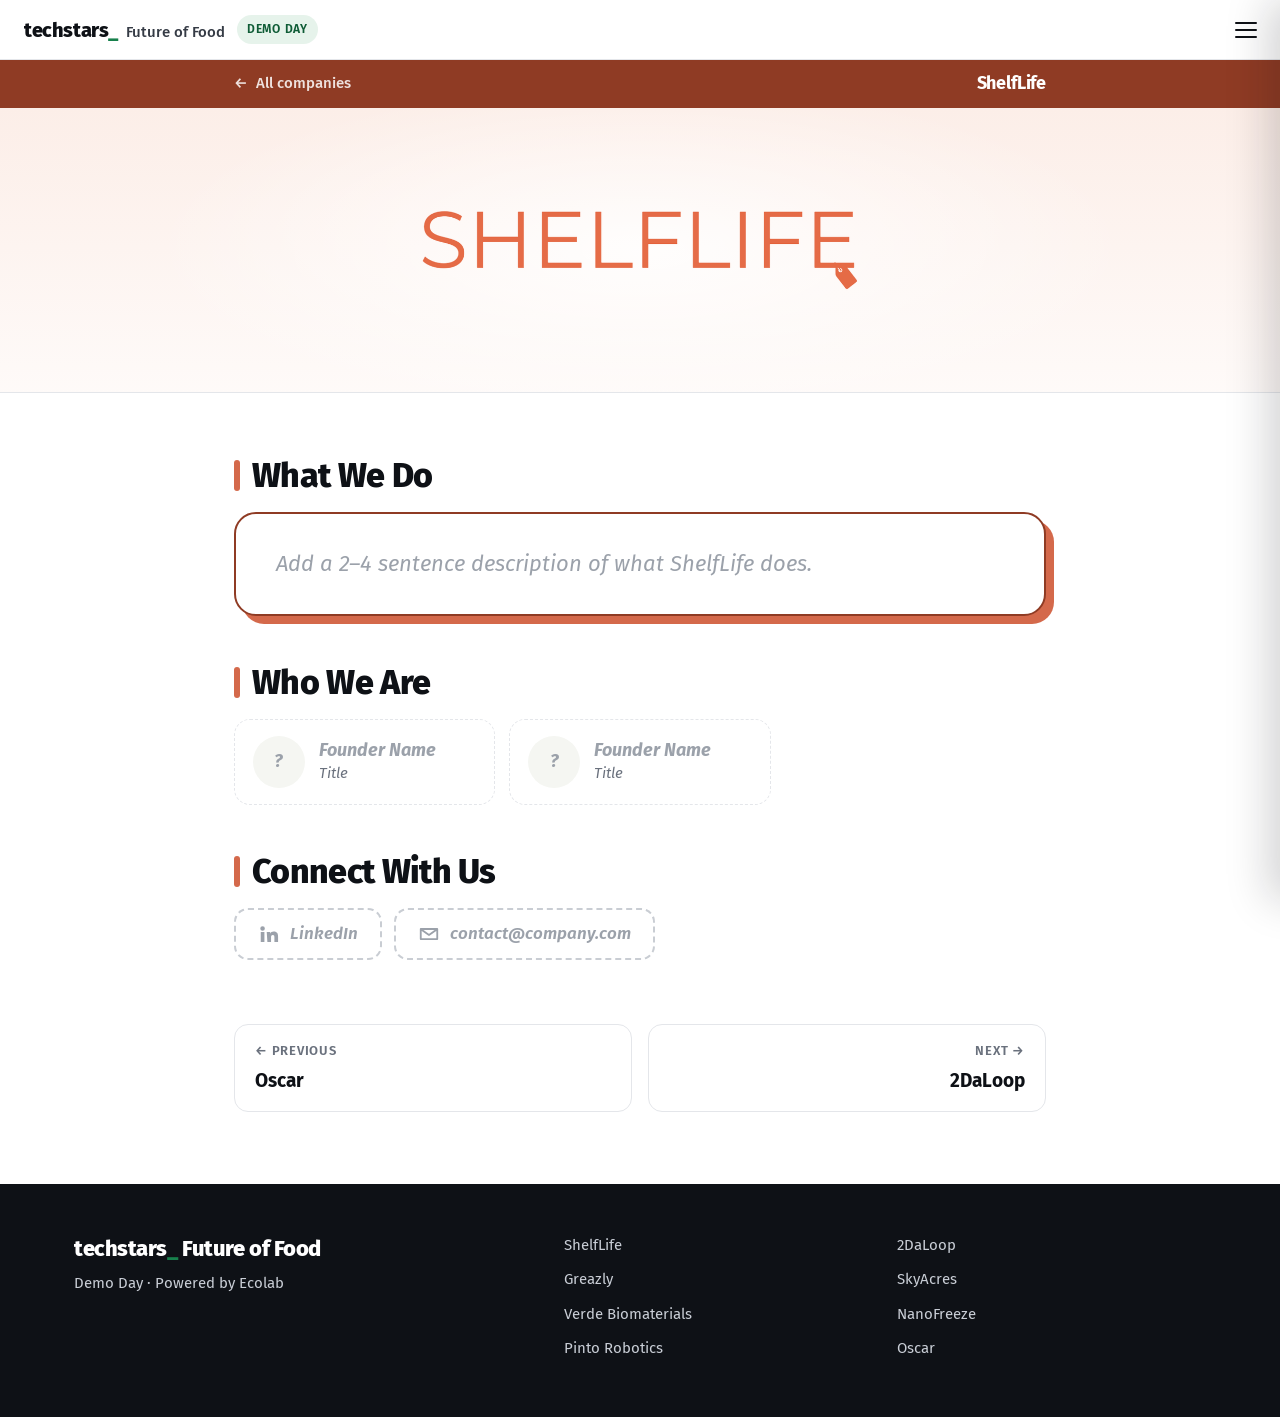
<file: companies/shelflife.html>
<!doctype html>
<html lang="en">
<head>
<meta charset="utf-8">
<meta name="viewport" content="width=device-width, initial-scale=1">
<title>ShelfLife · Techstars Future of Food</title>
<meta name="description" content="ShelfLife at Techstars Future of Food Demo Day.">
<meta name="theme-color" content="#ffffff">
<link rel="preconnect" href="https://fonts.googleapis.com">
<link rel="preconnect" href="https://fonts.gstatic.com" crossorigin>
<link href="https://fonts.googleapis.com/css2?family=Fira+Sans:wght@400;500;600;700;800&display=swap" rel="stylesheet">
<link rel="stylesheet" href="../styles.css">
</head>
<body class="company-page" style="--brand:#D4694B;--brand-ink:#8F3B24;--brand-soft:#FCEEE8">
<header class="topbar">
  <a class="wordmark" href="../index.html">
    <span class="wm-main">techstars<span class="wm-us">_</span></span>
    <span class="wm-sub">Future of Food</span>
  </a>
  <span class="pill">Demo Day</span>
  <button class="menu-btn" aria-label="Open menu" aria-expanded="false" aria-controls="menu"><span></span><span></span><span></span></button>
</header>
<div class="menu-scrim"></div>
<nav class="menu" id="menu" aria-label="Site">
  <div class="menu-head">
    <span class="menu-title">Demo Day</span>
    <button class="close" aria-label="Close menu">&times;</button>
  </div>
  <ul class="menu-home"><li><a href="../index.html">All companies</a></li></ul>
  <p class="menu-label">Companies</p>
  <ul class="menu-list">
      <li><a href="../companies/shelflife.html" aria-current="page"><img src="../assets/logos/shelflife.png" alt="">ShelfLife</a></li>
      <li><a href="../companies/2daloop.html"><img src="../assets/logos/2daloop.png" alt="">2DaLoop</a></li>
      <li><a href="../companies/greazly.html"><img src="../assets/logos/greazly.png" alt="">Greazly</a></li>
      <li><a href="../companies/skyacres.html"><img src="../assets/logos/skyacres.png" alt="">SkyAcres</a></li>
      <li><a href="../companies/verde.html"><img src="../assets/logos/verde.png" alt="">Verde Biomaterials</a></li>
      <li><a href="../companies/nanofreeze.html"><img src="../assets/logos/nanofreeze.png" alt="">NanoFreeze</a></li>
      <li><a href="../companies/pinto.html"><img src="../assets/logos/pinto.png" alt="">Pinto Robotics</a></li>
      <li><a href="../companies/oscar.html"><img src="../assets/logos/oscar.png" alt="">Oscar</a></li>
  </ul>
</nav>
<div class="company-bar">
  <div class="wrap narrow bar-inner">
    <a class="bar-back" href="../index.html"><span aria-hidden="true">←</span> All companies</a>
    <h1 class="bar-name">ShelfLife</h1>
  </div>
</div>
<main>
  <section class="company-hero">
    <div class="wrap narrow">
      <div class="brand-logo" role="img" aria-label="ShelfLife logo">
        <img src="../assets/logos/shelflife.png" alt="">
      </div>
    </div>
  </section>

  <div class="wrap narrow company-body">
    <section class="block what">
      <h2>What We Do</h2>
      <div class="what-card">
        <p class="placeholder">Add a 2–4 sentence description of what ShelfLife does.</p>
      </div>
    </section>

    <section class="block who">
      <h2>Who We Are</h2>
      <ul class="team">
      <li class="person is-placeholder">
        <span class="avatar" aria-hidden="true">?</span>
        <span><span class="p-name">Founder Name</span><span class="p-role">Title</span></span>
      </li>
      <li class="person is-placeholder">
        <span class="avatar" aria-hidden="true">?</span>
        <span><span class="p-name">Founder Name</span><span class="p-role">Title</span></span>
      </li>
      </ul>
    </section>

    <section class="block connect">
      <h2>Connect With Us</h2>
      <div class="btn-row">
        <span class="btn btn-li is-placeholder" title="LinkedIn link coming soon"><svg viewBox="0 0 24 24" aria-hidden="true"><path fill="currentColor" d="M4.98 3.5a2.5 2.5 0 1 1 0 5 2.5 2.5 0 0 1 0-5zM3 9.75h4v11H3zM9.5 9.75h3.8v1.6h.06c.53-.95 1.83-1.95 3.77-1.95 4.03 0 4.77 2.5 4.77 5.75v5.6h-4v-4.96c0-1.18-.02-2.7-1.7-2.7-1.7 0-1.96 1.28-1.96 2.6v5.06h-4z"/></svg>LinkedIn</span>
        <span class="btn btn-mail is-placeholder"><svg viewBox="0 0 24 24" aria-hidden="true"><path fill="none" stroke="currentColor" stroke-width="2" stroke-linecap="round" stroke-linejoin="round" d="M3 6.5h18v11H3zM3.5 7l8.5 6 8.5-6"/></svg>contact@company.com</span>
      </div>
    </section>

    <nav class="pager" aria-label="More companies">
      <a class="pager-card prev" href="oscar.html"><span class="pager-label">← Previous</span><span class="pager-name">Oscar</span></a>
      <a class="pager-card next" href="2daloop.html"><span class="pager-label">Next →</span><span class="pager-name">2DaLoop</span></a>
    </nav>
  </div>
</main>
<footer class="site-footer">
  <div class="wrap footer-grid">
    <div>
      <p class="f-brand">techstars<span class="wm-us">_</span> Future of Food</p>
      <p class="f-sub">Demo Day · Powered by Ecolab</p>
    </div>
    <nav aria-label="Companies">
      <ul class="f-links">
        <li><a href="../companies/shelflife.html">ShelfLife</a></li>
        <li><a href="../companies/2daloop.html">2DaLoop</a></li>
        <li><a href="../companies/greazly.html">Greazly</a></li>
        <li><a href="../companies/skyacres.html">SkyAcres</a></li>
        <li><a href="../companies/verde.html">Verde Biomaterials</a></li>
        <li><a href="../companies/nanofreeze.html">NanoFreeze</a></li>
        <li><a href="../companies/pinto.html">Pinto Robotics</a></li>
        <li><a href="../companies/oscar.html">Oscar</a></li>
      </ul>
    </nav>
  </div>
</footer>
<script src="../menu.js"></script>
</body>
</html>
</file>
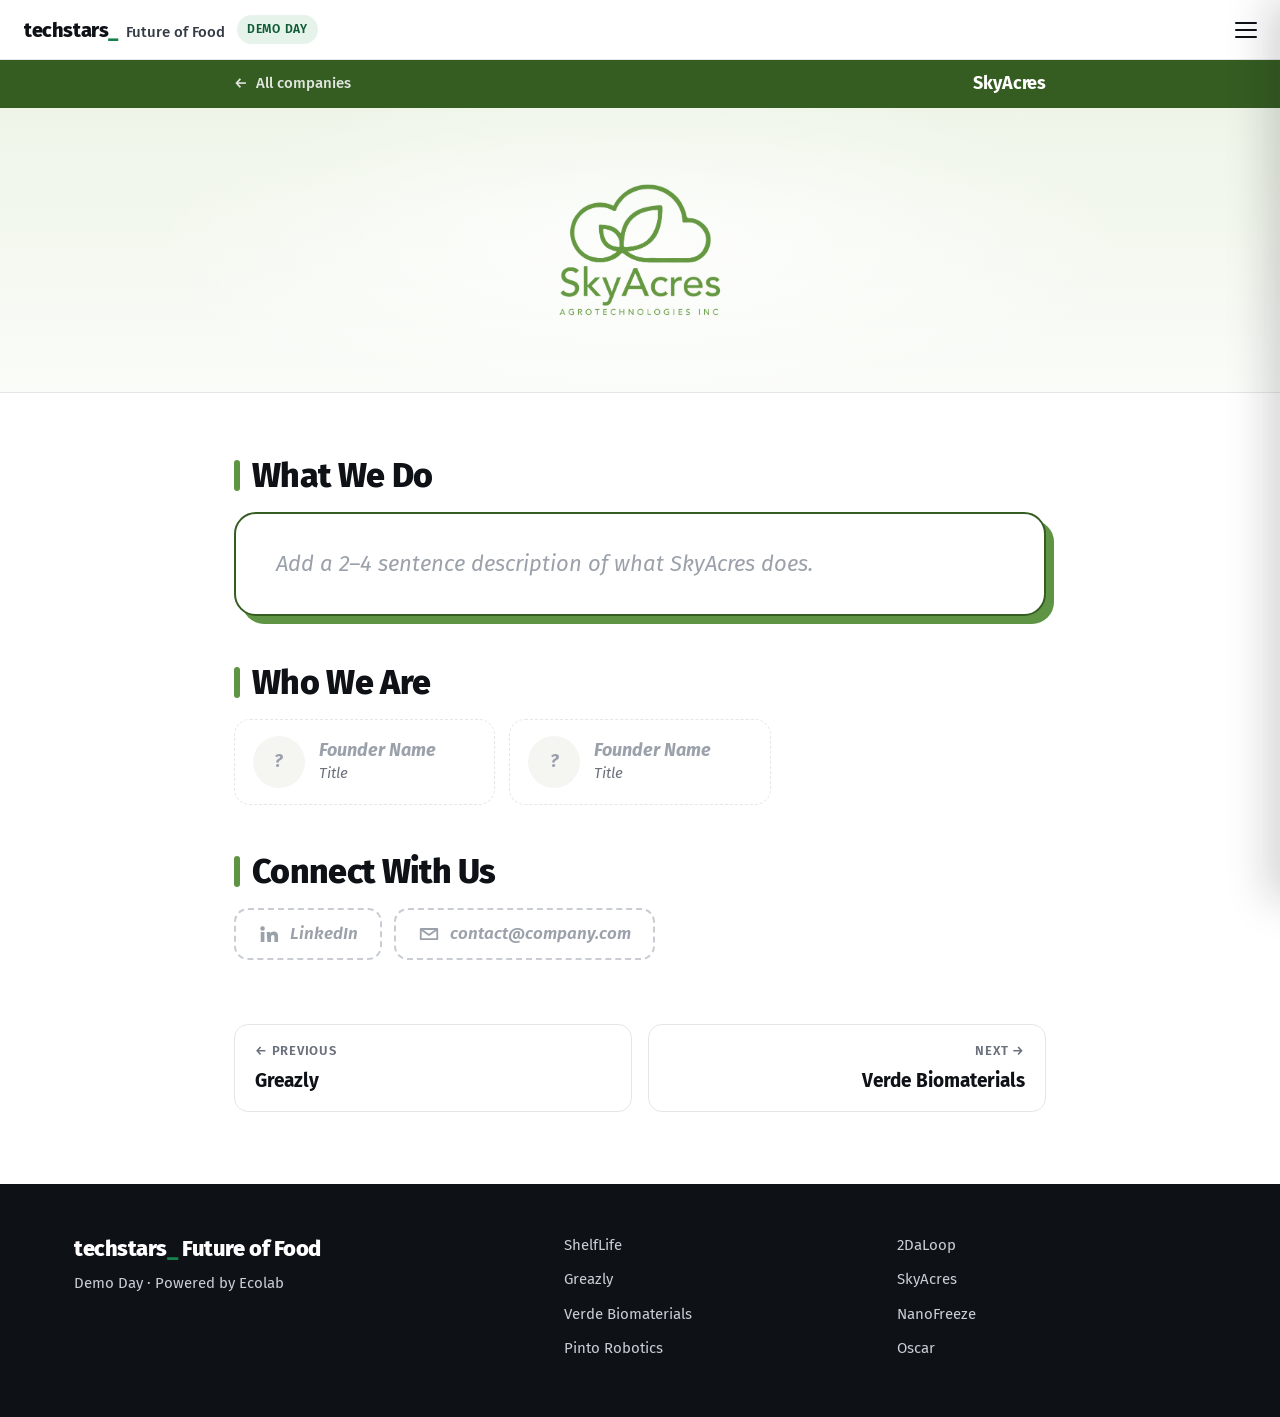
<file: companies/skyacres.html>
<!doctype html>
<html lang="en">
<head>
<meta charset="utf-8">
<meta name="viewport" content="width=device-width, initial-scale=1">
<title>SkyAcres · Techstars Future of Food</title>
<meta name="description" content="SkyAcres at Techstars Future of Food Demo Day.">
<meta name="theme-color" content="#ffffff">
<link rel="preconnect" href="https://fonts.googleapis.com">
<link rel="preconnect" href="https://fonts.gstatic.com" crossorigin>
<link href="https://fonts.googleapis.com/css2?family=Fira+Sans:wght@400;500;600;700;800&display=swap" rel="stylesheet">
<link rel="stylesheet" href="../styles.css">
</head>
<body class="company-page" style="--brand:#5E9443;--brand-ink:#355D22;--brand-soft:#EEF5E8">
<header class="topbar">
  <a class="wordmark" href="../index.html">
    <span class="wm-main">techstars<span class="wm-us">_</span></span>
    <span class="wm-sub">Future of Food</span>
  </a>
  <span class="pill">Demo Day</span>
  <button class="menu-btn" aria-label="Open menu" aria-expanded="false" aria-controls="menu"><span></span><span></span><span></span></button>
</header>
<div class="menu-scrim"></div>
<nav class="menu" id="menu" aria-label="Site">
  <div class="menu-head">
    <span class="menu-title">Demo Day</span>
    <button class="close" aria-label="Close menu">&times;</button>
  </div>
  <ul class="menu-home"><li><a href="../index.html">All companies</a></li></ul>
  <p class="menu-label">Companies</p>
  <ul class="menu-list">
      <li><a href="../companies/shelflife.html"><img src="../assets/logos/shelflife.png" alt="">ShelfLife</a></li>
      <li><a href="../companies/2daloop.html"><img src="../assets/logos/2daloop.png" alt="">2DaLoop</a></li>
      <li><a href="../companies/greazly.html"><img src="../assets/logos/greazly.png" alt="">Greazly</a></li>
      <li><a href="../companies/skyacres.html" aria-current="page"><img src="../assets/logos/skyacres.png" alt="">SkyAcres</a></li>
      <li><a href="../companies/verde.html"><img src="../assets/logos/verde.png" alt="">Verde Biomaterials</a></li>
      <li><a href="../companies/nanofreeze.html"><img src="../assets/logos/nanofreeze.png" alt="">NanoFreeze</a></li>
      <li><a href="../companies/pinto.html"><img src="../assets/logos/pinto.png" alt="">Pinto Robotics</a></li>
      <li><a href="../companies/oscar.html"><img src="../assets/logos/oscar.png" alt="">Oscar</a></li>
  </ul>
</nav>
<div class="company-bar">
  <div class="wrap narrow bar-inner">
    <a class="bar-back" href="../index.html"><span aria-hidden="true">←</span> All companies</a>
    <h1 class="bar-name">SkyAcres</h1>
  </div>
</div>
<main>
  <section class="company-hero">
    <div class="wrap narrow">
      <div class="brand-logo" role="img" aria-label="SkyAcres logo">
        <img src="../assets/logos/skyacres.png" alt="">
      </div>
    </div>
  </section>

  <div class="wrap narrow company-body">
    <section class="block what">
      <h2>What We Do</h2>
      <div class="what-card">
        <p class="placeholder">Add a 2–4 sentence description of what SkyAcres does.</p>
      </div>
    </section>

    <section class="block who">
      <h2>Who We Are</h2>
      <ul class="team">
      <li class="person is-placeholder">
        <span class="avatar" aria-hidden="true">?</span>
        <span><span class="p-name">Founder Name</span><span class="p-role">Title</span></span>
      </li>
      <li class="person is-placeholder">
        <span class="avatar" aria-hidden="true">?</span>
        <span><span class="p-name">Founder Name</span><span class="p-role">Title</span></span>
      </li>
      </ul>
    </section>

    <section class="block connect">
      <h2>Connect With Us</h2>
      <div class="btn-row">
        <span class="btn btn-li is-placeholder" title="LinkedIn link coming soon"><svg viewBox="0 0 24 24" aria-hidden="true"><path fill="currentColor" d="M4.98 3.5a2.5 2.5 0 1 1 0 5 2.5 2.5 0 0 1 0-5zM3 9.75h4v11H3zM9.5 9.75h3.8v1.6h.06c.53-.95 1.83-1.95 3.77-1.95 4.03 0 4.77 2.5 4.77 5.75v5.6h-4v-4.96c0-1.18-.02-2.7-1.7-2.7-1.7 0-1.96 1.28-1.96 2.6v5.06h-4z"/></svg>LinkedIn</span>
        <span class="btn btn-mail is-placeholder"><svg viewBox="0 0 24 24" aria-hidden="true"><path fill="none" stroke="currentColor" stroke-width="2" stroke-linecap="round" stroke-linejoin="round" d="M3 6.5h18v11H3zM3.5 7l8.5 6 8.5-6"/></svg>contact@company.com</span>
      </div>
    </section>

    <nav class="pager" aria-label="More companies">
      <a class="pager-card prev" href="greazly.html"><span class="pager-label">← Previous</span><span class="pager-name">Greazly</span></a>
      <a class="pager-card next" href="verde.html"><span class="pager-label">Next →</span><span class="pager-name">Verde Biomaterials</span></a>
    </nav>
  </div>
</main>
<footer class="site-footer">
  <div class="wrap footer-grid">
    <div>
      <p class="f-brand">techstars<span class="wm-us">_</span> Future of Food</p>
      <p class="f-sub">Demo Day · Powered by Ecolab</p>
    </div>
    <nav aria-label="Companies">
      <ul class="f-links">
        <li><a href="../companies/shelflife.html">ShelfLife</a></li>
        <li><a href="../companies/2daloop.html">2DaLoop</a></li>
        <li><a href="../companies/greazly.html">Greazly</a></li>
        <li><a href="../companies/skyacres.html">SkyAcres</a></li>
        <li><a href="../companies/verde.html">Verde Biomaterials</a></li>
        <li><a href="../companies/nanofreeze.html">NanoFreeze</a></li>
        <li><a href="../companies/pinto.html">Pinto Robotics</a></li>
        <li><a href="../companies/oscar.html">Oscar</a></li>
      </ul>
    </nav>
  </div>
</footer>
<script src="../menu.js"></script>
</body>
</html>
</file>
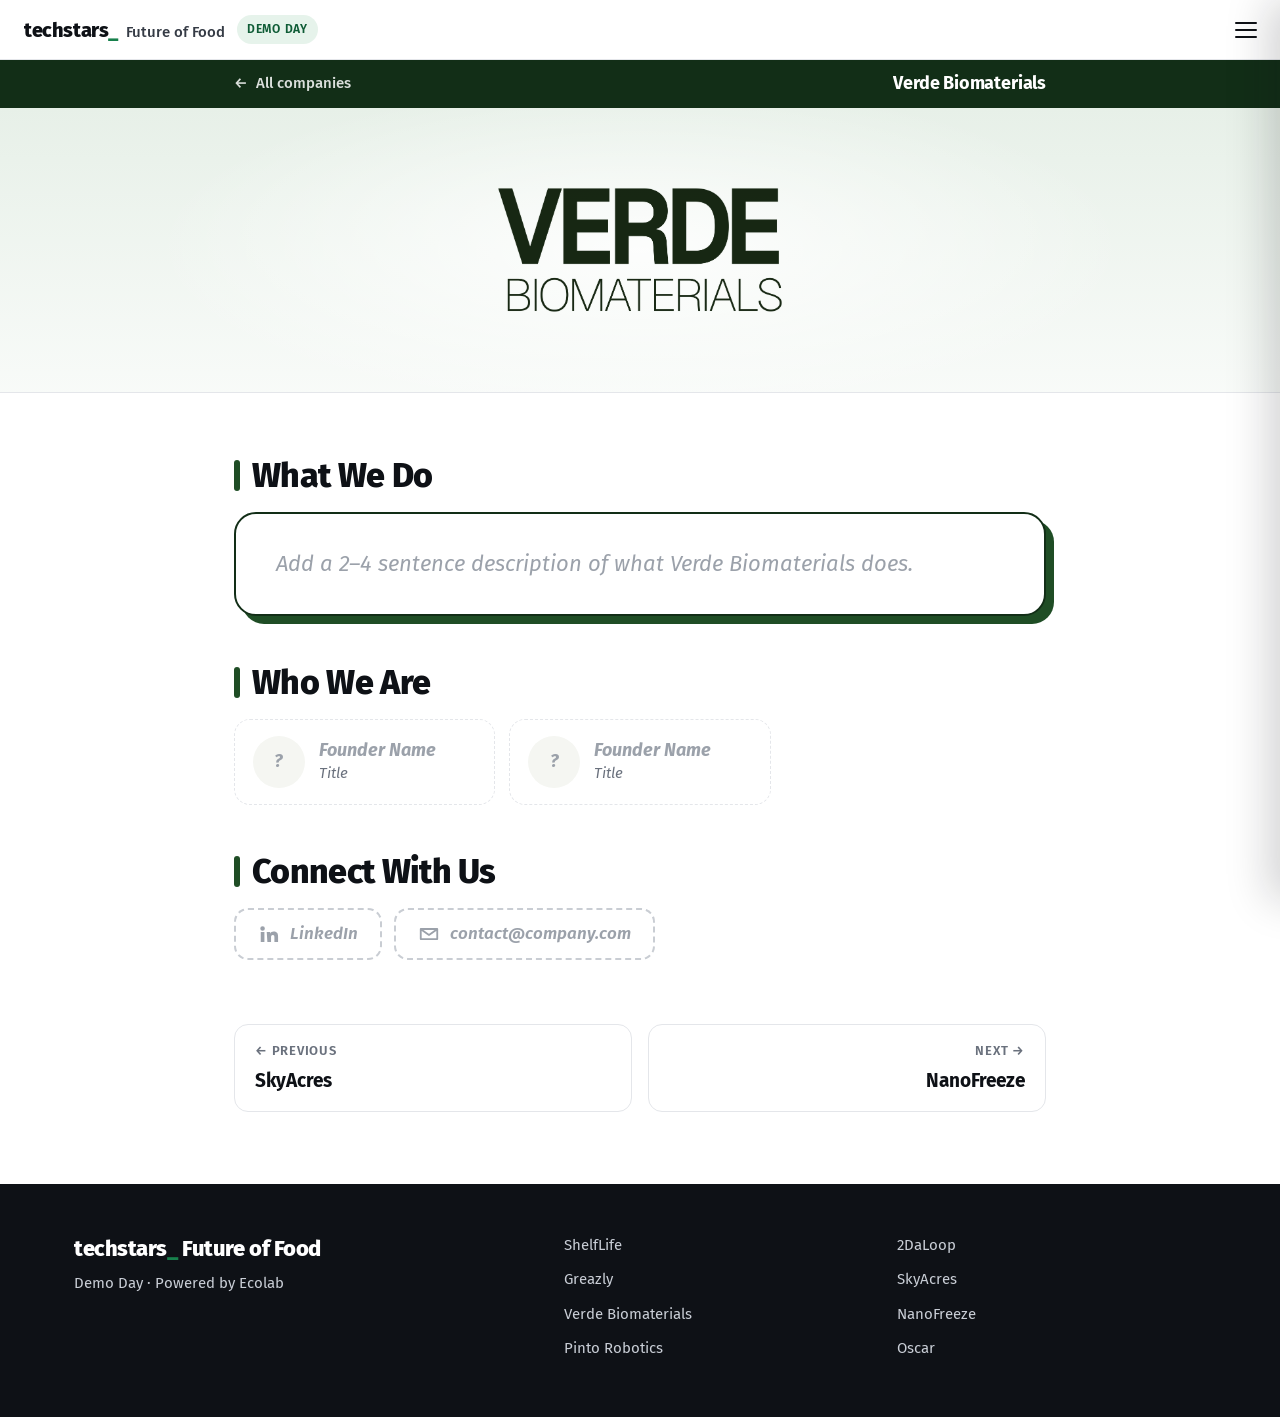
<file: companies/verde.html>
<!doctype html>
<html lang="en">
<head>
<meta charset="utf-8">
<meta name="viewport" content="width=device-width, initial-scale=1">
<title>Verde Biomaterials · Techstars Future of Food</title>
<meta name="description" content="Verde Biomaterials at Techstars Future of Food Demo Day.">
<meta name="theme-color" content="#ffffff">
<link rel="preconnect" href="https://fonts.googleapis.com">
<link rel="preconnect" href="https://fonts.gstatic.com" crossorigin>
<link href="https://fonts.googleapis.com/css2?family=Fira+Sans:wght@400;500;600;700;800&display=swap" rel="stylesheet">
<link rel="stylesheet" href="../styles.css">
</head>
<body class="company-page" style="--brand:#1F4D25;--brand-ink:#122E17;--brand-soft:#E7F0E8">
<header class="topbar">
  <a class="wordmark" href="../index.html">
    <span class="wm-main">techstars<span class="wm-us">_</span></span>
    <span class="wm-sub">Future of Food</span>
  </a>
  <span class="pill">Demo Day</span>
  <button class="menu-btn" aria-label="Open menu" aria-expanded="false" aria-controls="menu"><span></span><span></span><span></span></button>
</header>
<div class="menu-scrim"></div>
<nav class="menu" id="menu" aria-label="Site">
  <div class="menu-head">
    <span class="menu-title">Demo Day</span>
    <button class="close" aria-label="Close menu">&times;</button>
  </div>
  <ul class="menu-home"><li><a href="../index.html">All companies</a></li></ul>
  <p class="menu-label">Companies</p>
  <ul class="menu-list">
      <li><a href="../companies/shelflife.html"><img src="../assets/logos/shelflife.png" alt="">ShelfLife</a></li>
      <li><a href="../companies/2daloop.html"><img src="../assets/logos/2daloop.png" alt="">2DaLoop</a></li>
      <li><a href="../companies/greazly.html"><img src="../assets/logos/greazly.png" alt="">Greazly</a></li>
      <li><a href="../companies/skyacres.html"><img src="../assets/logos/skyacres.png" alt="">SkyAcres</a></li>
      <li><a href="../companies/verde.html" aria-current="page"><img src="../assets/logos/verde.png" alt="">Verde Biomaterials</a></li>
      <li><a href="../companies/nanofreeze.html"><img src="../assets/logos/nanofreeze.png" alt="">NanoFreeze</a></li>
      <li><a href="../companies/pinto.html"><img src="../assets/logos/pinto.png" alt="">Pinto Robotics</a></li>
      <li><a href="../companies/oscar.html"><img src="../assets/logos/oscar.png" alt="">Oscar</a></li>
  </ul>
</nav>
<div class="company-bar">
  <div class="wrap narrow bar-inner">
    <a class="bar-back" href="../index.html"><span aria-hidden="true">←</span> All companies</a>
    <h1 class="bar-name">Verde Biomaterials</h1>
  </div>
</div>
<main>
  <section class="company-hero">
    <div class="wrap narrow">
      <div class="brand-logo" role="img" aria-label="Verde Biomaterials logo">
        <img src="../assets/logos/verde.png" alt="">
      </div>
    </div>
  </section>

  <div class="wrap narrow company-body">
    <section class="block what">
      <h2>What We Do</h2>
      <div class="what-card">
        <p class="placeholder">Add a 2–4 sentence description of what Verde Biomaterials does.</p>
      </div>
    </section>

    <section class="block who">
      <h2>Who We Are</h2>
      <ul class="team">
      <li class="person is-placeholder">
        <span class="avatar" aria-hidden="true">?</span>
        <span><span class="p-name">Founder Name</span><span class="p-role">Title</span></span>
      </li>
      <li class="person is-placeholder">
        <span class="avatar" aria-hidden="true">?</span>
        <span><span class="p-name">Founder Name</span><span class="p-role">Title</span></span>
      </li>
      </ul>
    </section>

    <section class="block connect">
      <h2>Connect With Us</h2>
      <div class="btn-row">
        <span class="btn btn-li is-placeholder" title="LinkedIn link coming soon"><svg viewBox="0 0 24 24" aria-hidden="true"><path fill="currentColor" d="M4.98 3.5a2.5 2.5 0 1 1 0 5 2.5 2.5 0 0 1 0-5zM3 9.75h4v11H3zM9.5 9.75h3.8v1.6h.06c.53-.95 1.83-1.95 3.77-1.95 4.03 0 4.77 2.5 4.77 5.75v5.6h-4v-4.96c0-1.18-.02-2.7-1.7-2.7-1.7 0-1.96 1.28-1.96 2.6v5.06h-4z"/></svg>LinkedIn</span>
        <span class="btn btn-mail is-placeholder"><svg viewBox="0 0 24 24" aria-hidden="true"><path fill="none" stroke="currentColor" stroke-width="2" stroke-linecap="round" stroke-linejoin="round" d="M3 6.5h18v11H3zM3.5 7l8.5 6 8.5-6"/></svg>contact@company.com</span>
      </div>
    </section>

    <nav class="pager" aria-label="More companies">
      <a class="pager-card prev" href="skyacres.html"><span class="pager-label">← Previous</span><span class="pager-name">SkyAcres</span></a>
      <a class="pager-card next" href="nanofreeze.html"><span class="pager-label">Next →</span><span class="pager-name">NanoFreeze</span></a>
    </nav>
  </div>
</main>
<footer class="site-footer">
  <div class="wrap footer-grid">
    <div>
      <p class="f-brand">techstars<span class="wm-us">_</span> Future of Food</p>
      <p class="f-sub">Demo Day · Powered by Ecolab</p>
    </div>
    <nav aria-label="Companies">
      <ul class="f-links">
        <li><a href="../companies/shelflife.html">ShelfLife</a></li>
        <li><a href="../companies/2daloop.html">2DaLoop</a></li>
        <li><a href="../companies/greazly.html">Greazly</a></li>
        <li><a href="../companies/skyacres.html">SkyAcres</a></li>
        <li><a href="../companies/verde.html">Verde Biomaterials</a></li>
        <li><a href="../companies/nanofreeze.html">NanoFreeze</a></li>
        <li><a href="../companies/pinto.html">Pinto Robotics</a></li>
        <li><a href="../companies/oscar.html">Oscar</a></li>
      </ul>
    </nav>
  </div>
</footer>
<script src="../menu.js"></script>
</body>
</html>
</file>
<file: styles.css>
/* Techstars Future of Food — Demo Day */
:root {
  --ink: #0e1116;
  --ink-2: #353b45;
  --muted: #6a717d;
  --line: #e4e6ea;
  --bg: #ffffff;
  --surface: #f5f6f2;
  --accent: #17804c;
  --accent-ink: #0f5c36;
  --accent-soft: #e6f3eb;
  --li: #0a66c2;
  --brand: var(--accent);       /* overridden per company page */
  --brand-ink: var(--accent-ink);
  --brand-soft: var(--accent-soft);
  --radius: 18px;
  --topbar-h: 60px;
  --wrap: 1180px;
  --narrow: 860px;
  --shadow: 0 1px 2px rgba(14,17,22,.06), 0 8px 24px rgba(14,17,22,.06);
  --shadow-lift: 0 2px 4px rgba(14,17,22,.06), 0 18px 40px rgba(14,17,22,.12);
  --ease: cubic-bezier(.2,.7,.2,1);
}

* { box-sizing: border-box; }
html, body { margin: 0; }
html { scroll-behavior: smooth; }
body {
  background: var(--bg);
  color: var(--ink);
  font-family: "Fira Sans", system-ui, -apple-system, "Segoe UI", sans-serif;
  font-size: 17px;
  line-height: 1.55;
  -webkit-font-smoothing: antialiased;
  text-rendering: optimizeLegibility;
}
img { max-width: 100%; display: block; }
a { color: inherit; }
:focus-visible { outline: 3px solid var(--accent); outline-offset: 3px; border-radius: 6px; }

.wrap { width: 100%; max-width: var(--wrap); margin: 0 auto; padding: 0 24px; }
.wrap.narrow { max-width: var(--narrow); }

/* ---------- Top bar ---------- */
.topbar {
  position: sticky; top: 0; z-index: 20;
  height: var(--topbar-h);
  display: flex; align-items: center; gap: 12px;
  padding: 0 12px 0 24px;
  background: rgba(255,255,255,.88);
  backdrop-filter: saturate(1.4) blur(10px);
  -webkit-backdrop-filter: saturate(1.4) blur(10px);
  border-bottom: 1px solid var(--line);
}
.wordmark { display: flex; align-items: baseline; gap: 8px; text-decoration: none; line-height: 1; }
.wm-main { font-weight: 800; font-size: 20px; letter-spacing: -.02em; }
.wm-us, .f-brand .wm-us { color: var(--accent); }
.wm-sub { font-weight: 500; font-size: 15px; color: var(--ink-2); }
.pill {
  font-size: 12px; font-weight: 600; letter-spacing: .06em; text-transform: uppercase;
  color: var(--accent-ink); background: var(--accent-soft);
  padding: 5px 10px; border-radius: 999px;
}
.menu-btn {
  margin-left: auto;
  width: 44px; height: 44px; border-radius: 12px;
  display: grid; place-content: center; gap: 5px;
  background: none; border: 0; cursor: pointer; padding: 0;
  transition: background .2s;
}
.menu-btn:hover { background: var(--surface); }
.menu-btn span { display: block; width: 22px; height: 2px; background: var(--ink); border-radius: 2px; }

/* ---------- Slide-out menu ---------- */
.menu-scrim {
  position: fixed; inset: 0; z-index: 30;
  background: rgba(14,17,22,.4);
  opacity: 0; pointer-events: none; transition: opacity .25s;
}
.menu {
  position: fixed; top: 0; right: 0; bottom: 0; z-index: 40;
  width: min(360px, 88vw);
  background: #fff;
  box-shadow: -12px 0 40px rgba(14,17,22,.18);
  transform: translateX(100%); transition: transform .3s var(--ease);
  padding: 12px 20px 32px;
  overflow-y: auto;
}
.menu-open .menu { transform: none; }
.menu-open .menu-scrim { opacity: 1; pointer-events: auto; }
.menu-head { display: flex; align-items: center; justify-content: space-between; height: 48px; }
.menu-title { font-weight: 700; font-size: 18px; }
.menu .close {
  width: 44px; height: 44px; border-radius: 12px;
  background: none; border: 0; font-size: 30px; line-height: 1; cursor: pointer;
}
.menu .close:hover { background: var(--surface); }
.menu ul { list-style: none; margin: 0; padding: 0; }
.menu-home a {
  display: flex; align-items: center; justify-content: center;
  margin: 12px 0 8px; padding: 12px; border-radius: 12px;
  background: var(--ink); color: #fff; text-decoration: none; font-weight: 600;
}
.menu-home a:hover { background: var(--accent-ink); }
.menu-label { font-size: 12px; letter-spacing: .08em; text-transform: uppercase; color: var(--muted); font-weight: 600; margin: 24px 4px 8px; }
.menu-list a {
  display: flex; align-items: center; gap: 14px;
  padding: 8px; border-radius: 12px;
  text-decoration: none; font-size: 16px; font-weight: 500;
  transition: background .15s;
}
.menu-list img {
  width: 56px; height: 36px; object-fit: contain;
  background: #fff; border: 1px solid var(--line); border-radius: 8px; padding: 3px;
}
.menu-list a:hover { background: var(--surface); }
.menu-list a[aria-current="page"] { background: var(--accent-soft); color: var(--accent-ink); }

/* ---------- Landing ---------- */
.hero { margin: 0; position: relative; background: #111; }
.hero img { width: 100%; height: clamp(220px, 34vw, 460px); object-fit: cover; object-position: left center; }
/* Layered hero: photo, a soft dark fade on the left for legibility, then the white lockup */
.hero-layered::before {
  content: ""; position: absolute; inset: 0; z-index: 1; pointer-events: none;
  background: linear-gradient(90deg, rgba(0,0,0,.55) 0%, rgba(0,0,0,.25) 40%, transparent 65%);
}
.hero-layered .hero-photo { object-position: 70% 28%; }
.hero .hero-lockup {
  position: absolute; z-index: 2;
  left: clamp(20px, 5.5vw, 80px); top: 50%; transform: translateY(-50%);
  width: auto; height: 78%; max-width: 46%; max-height: none;
  object-fit: contain; object-position: left center;
}
@media (max-width: 720px) { .hero .hero-lockup { max-width: 62%; height: 74%; } }
.hero::after {
  content: ""; position: absolute; inset: auto 0 0 0; height: 30%;
  background: linear-gradient(to bottom, transparent, rgba(0,0,0,.25));
  pointer-events: none;
}

.intro { text-align: center; padding-top: clamp(40px, 7vw, 80px); padding-bottom: 32px; }
.eyebrow {
  display: inline-block; margin: 0 0 14px;
  font-size: 13px; font-weight: 600; letter-spacing: .1em; text-transform: uppercase;
  color: var(--accent-ink);
}
.intro h1 {
  margin: 0; font-size: clamp(36px, 5.5vw, 60px); line-height: 1.05; letter-spacing: -.025em; font-weight: 800;
}
.lede { max-width: 620px; margin: 18px auto 0; font-size: clamp(17px, 1.6vw, 20px); color: var(--ink-2); }

/* Flex (not grid) so a short last row sits centered instead of hugging the left */
.logo-grid {
  --cols: 4; --gap: 20px;
  list-style: none; margin: 0; padding: 24px 0 clamp(56px, 8vw, 96px);
  display: flex; flex-wrap: wrap; justify-content: center; gap: var(--gap);
}
.logo-grid > li { flex: 0 0 calc((100% - (var(--cols) - 1) * var(--gap)) / var(--cols)); }
/* 8 identical boxes. Each holds a company's original logo file, shown whole:
   the image is scaled to fit inside the box and never cropped. */
.logo-box > a {
  display: block;
  aspect-ratio: 5 / 2;            /* matches the 1500 x 600 logo files */
  border-radius: var(--radius);
  transition: background-color .3s var(--ease), transform .3s var(--ease);
}
.logo-box img {
  display: block;
  width: 100%; height: 100%;
  object-fit: contain;            /* fit the whole file inside the box, no cropping */
  mix-blend-mode: multiply;       /* white file backgrounds take on the hover tint */
  /* Files with lots of empty canvas are scaled up from the center. Nothing clips
     (no overflow: hidden anywhere), the extra white canvas is invisible, and
     pointer-events: none keeps clicks on the correct box. */
  transform: scale(var(--k, 1));
  pointer-events: none;
}
.logo-box > a:hover, .logo-box > a:focus-visible { background-color: var(--brand-soft); transform: translateY(-3px); }
.logo-nanofreeze { --k: 1.8; }   /* 1080 x 1080 square file */
.logo-oscar      { --k: 1.45; }  /* 2000 x 1615 file */
.logo-greazly    { --k: 1.2; }
.logo-skyacres   { --k: 1.2; }

/* ---------- Company page ---------- */
/* Each company page sets --brand / --brand-ink / --brand-soft on <body> */
/* Sticky company bar: always visible under the top bar while scrolling */
.company-bar {
  position: sticky; top: var(--topbar-h); z-index: 19;
  background: var(--brand-ink); color: #fff;
}
.bar-inner { display: flex; align-items: center; justify-content: space-between; gap: 16px; min-height: 48px; }
.bar-back {
  display: inline-flex; align-items: center; gap: 8px;
  margin-left: -10px; padding: 6px 10px; border-radius: 10px;
  font-size: 15px; font-weight: 500; text-decoration: none; color: rgba(255,255,255,.85);
  white-space: nowrap;
  transition: background .2s, color .2s;
}
.bar-back:hover { background: rgba(255,255,255,.12); color: #fff; }
.bar-name {
  margin: 0; font-size: 18px; font-weight: 700; letter-spacing: -.01em;
  white-space: nowrap; overflow: hidden; text-overflow: ellipsis;
}

/* Logo banner: the logo sits right on the brand-tinted band (like the home hero), no card */
.company-hero {
  background:
    radial-gradient(700px 240px at 50% 50%, rgba(255,255,255,.85), transparent 70%),
    linear-gradient(180deg, var(--brand-soft), #fff 140%);
  border-bottom: 1px solid var(--line);
  padding: clamp(40px, 7vw, 72px) 0;
}
.brand-logo { display: flex; align-items: center; justify-content: center; min-height: 140px; }
.brand-logo img {
  max-height: 140px; max-width: min(460px, 100%); width: auto;
  mix-blend-mode: multiply;   /* white logo backgrounds melt into the tinted band */
}
/* Original files with lots of empty canvas: scaled up from the center.
   Nothing clips (no overflow: hidden). */
.brand-logo img.scaled {
  height: 140px; max-width: none;
  transform: scale(var(--k, 1)); transform-origin: center; pointer-events: none;
}

.company-body { padding-top: 16px; padding-bottom: 72px; }
.block { margin-top: 48px; }
.block h2 {
  display: flex; align-items: center; gap: 12px;
  margin: 0 0 18px;
  font-size: clamp(26px, 3.4vw, 34px); font-weight: 800; letter-spacing: -.02em; line-height: 1.1;
}
.block h2::before {
  content: ""; width: 6px; height: .9em; border-radius: 3px; background: var(--brand);
}

/* Bold bordered card — nods to the original outline, in the company's colors */
.what-card {
  background: #fff;
  border: 2px solid var(--brand-ink);
  border-radius: 22px;
  padding: clamp(20px, 3.5vw, 32px) clamp(22px, 4vw, 40px);
  box-shadow: 8px 8px 0 var(--brand);
}
.what-card p { margin: 0; font-size: clamp(18px, 2vw, 22px); line-height: 1.6; color: var(--ink); }

.team { list-style: none; margin: 0; padding: 0; display: grid; grid-template-columns: repeat(auto-fill, minmax(240px, 1fr)); gap: 14px; }
.person {
  display: flex; align-items: center; gap: 14px;
  padding: 16px 18px;
  background: #fff; border: 1px solid var(--line); border-radius: 16px;
}
.avatar {
  flex: none;
  width: 52px; height: 52px; border-radius: 50%;
  display: grid; place-items: center;
  background: var(--brand-soft); color: var(--brand-ink);
  font-weight: 700; font-size: 18px; letter-spacing: .02em;
}
.p-name { display: block; font-weight: 700; font-size: 18px; line-height: 1.25; }
.p-role { display: block; color: var(--muted); font-size: 15px; }

.btn-row { display: flex; flex-wrap: wrap; gap: 12px; }
.btn {
  display: inline-flex; align-items: center; gap: 10px;
  min-height: 52px; padding: 0 22px;
  border-radius: 14px;
  font-weight: 600; font-size: 17px; text-decoration: none;
  transition: transform .2s var(--ease), box-shadow .2s var(--ease), background .2s;
}
.btn svg { width: 22px; height: 22px; flex: none; }
.btn-li { background: var(--li); color: #fff; }
.btn-mail { background: #fff; color: var(--brand-ink); border: 2px solid var(--brand-ink); }
a.btn:hover { transform: translateY(-2px); box-shadow: var(--shadow-lift); }
a.btn-mail:hover { background: var(--brand-ink); color: #fff; }

/* Placeholder content (to be filled in) */
.placeholder, .is-placeholder { color: #9ba1aa !important; font-style: italic; }
.person.is-placeholder { border-style: dashed; background: transparent; }
.person.is-placeholder .avatar { background: var(--surface); color: #9ba1aa; }
.btn.is-placeholder { background: transparent; border: 2px dashed #c9cdd3; color: #9ba1aa; cursor: default; }

.pager { display: grid; grid-template-columns: 1fr 1fr; gap: 16px; margin-top: 64px; }
.pager-card {
  display: flex; flex-direction: column; gap: 4px;
  padding: 16px 20px;
  border: 1px solid var(--line); border-radius: 14px;
  text-decoration: none; background: #fff;
  transition: border-color .2s, background-color .2s;
}
.pager-card.next { text-align: right; }
.pager-label { font-size: 13px; font-weight: 600; letter-spacing: .06em; text-transform: uppercase; color: var(--muted); }
.pager-name { font-weight: 700; font-size: 19px; }
.pager-card:hover { border-color: var(--brand); background: var(--brand-soft); }

/* ---------- Footer ---------- */
.site-footer { background: var(--ink); color: #c9ced6; padding: 48px 0 56px; }
.footer-grid { display: grid; grid-template-columns: 1fr 1.4fr; gap: 32px; align-items: start; }
.f-brand { margin: 0; color: #fff; font-weight: 800; font-size: 22px; letter-spacing: -.02em; }
.f-sub { margin: 6px 0 0; font-size: 15px; }
.f-links { list-style: none; margin: 0; padding: 0; display: grid; grid-template-columns: repeat(2, 1fr); gap: 8px 24px; }
.f-links a { text-decoration: none; font-size: 15px; }
.f-links a:hover { color: #fff; text-decoration: underline; text-underline-offset: 3px; }

/* ---------- Entrance motion ---------- */
@media (prefers-reduced-motion: no-preference) {
  /* (.brand-logo is left out on purpose: animating it would stop the logo's white
     background from blending into the tinted band) */
  .intro > *, .logo-grid li, .block {
    animation: rise .55s var(--ease) both;
  }
  .intro .eyebrow { animation-delay: .05s; }
  .intro h1 { animation-delay: .12s; }
  .intro .lede { animation-delay: .2s; }
  .logo-grid li { animation-delay: calc(.2s + var(--i, 0) * .05s); }
  .block.what { animation-delay: .12s; }
  .block.who { animation-delay: .2s; }
  .block.connect { animation-delay: .28s; }
}
@keyframes rise { from { opacity: 0; transform: translateY(14px); } to { opacity: 1; transform: none; } }
@media (prefers-reduced-motion: reduce) { html { scroll-behavior: auto; } * { transition: none !important; } }

/* ---------- Responsive ---------- */
@media (max-width: 980px) {
  .logo-grid { --cols: 3; }
}
@media (max-width: 720px) {
  body { font-size: 16px; }
  :root { --topbar-h: 56px; }
  .topbar { padding: 0 8px 0 16px; }
  .wm-sub { display: none; }
  .wrap { padding-left: 16px; padding-right: 16px; }
  .logo-grid { --cols: 2; --gap: 12px; }
  .brand-logo { min-height: 100px; }
  .brand-logo img { max-height: 100px; }
  .brand-logo img.scaled { height: 100px; }
  .bar-name { font-size: 16px; }
  .bar-back { font-size: 14px; }
  .what-card { box-shadow: 5px 5px 0 var(--brand); }
  .btn { width: 100%; justify-content: center; }
  .pager { gap: 10px; }
  .pager-card { padding: 14px; }
  .pager-name { font-size: 17px; }
  .footer-grid { grid-template-columns: 1fr; }
}
</file>
